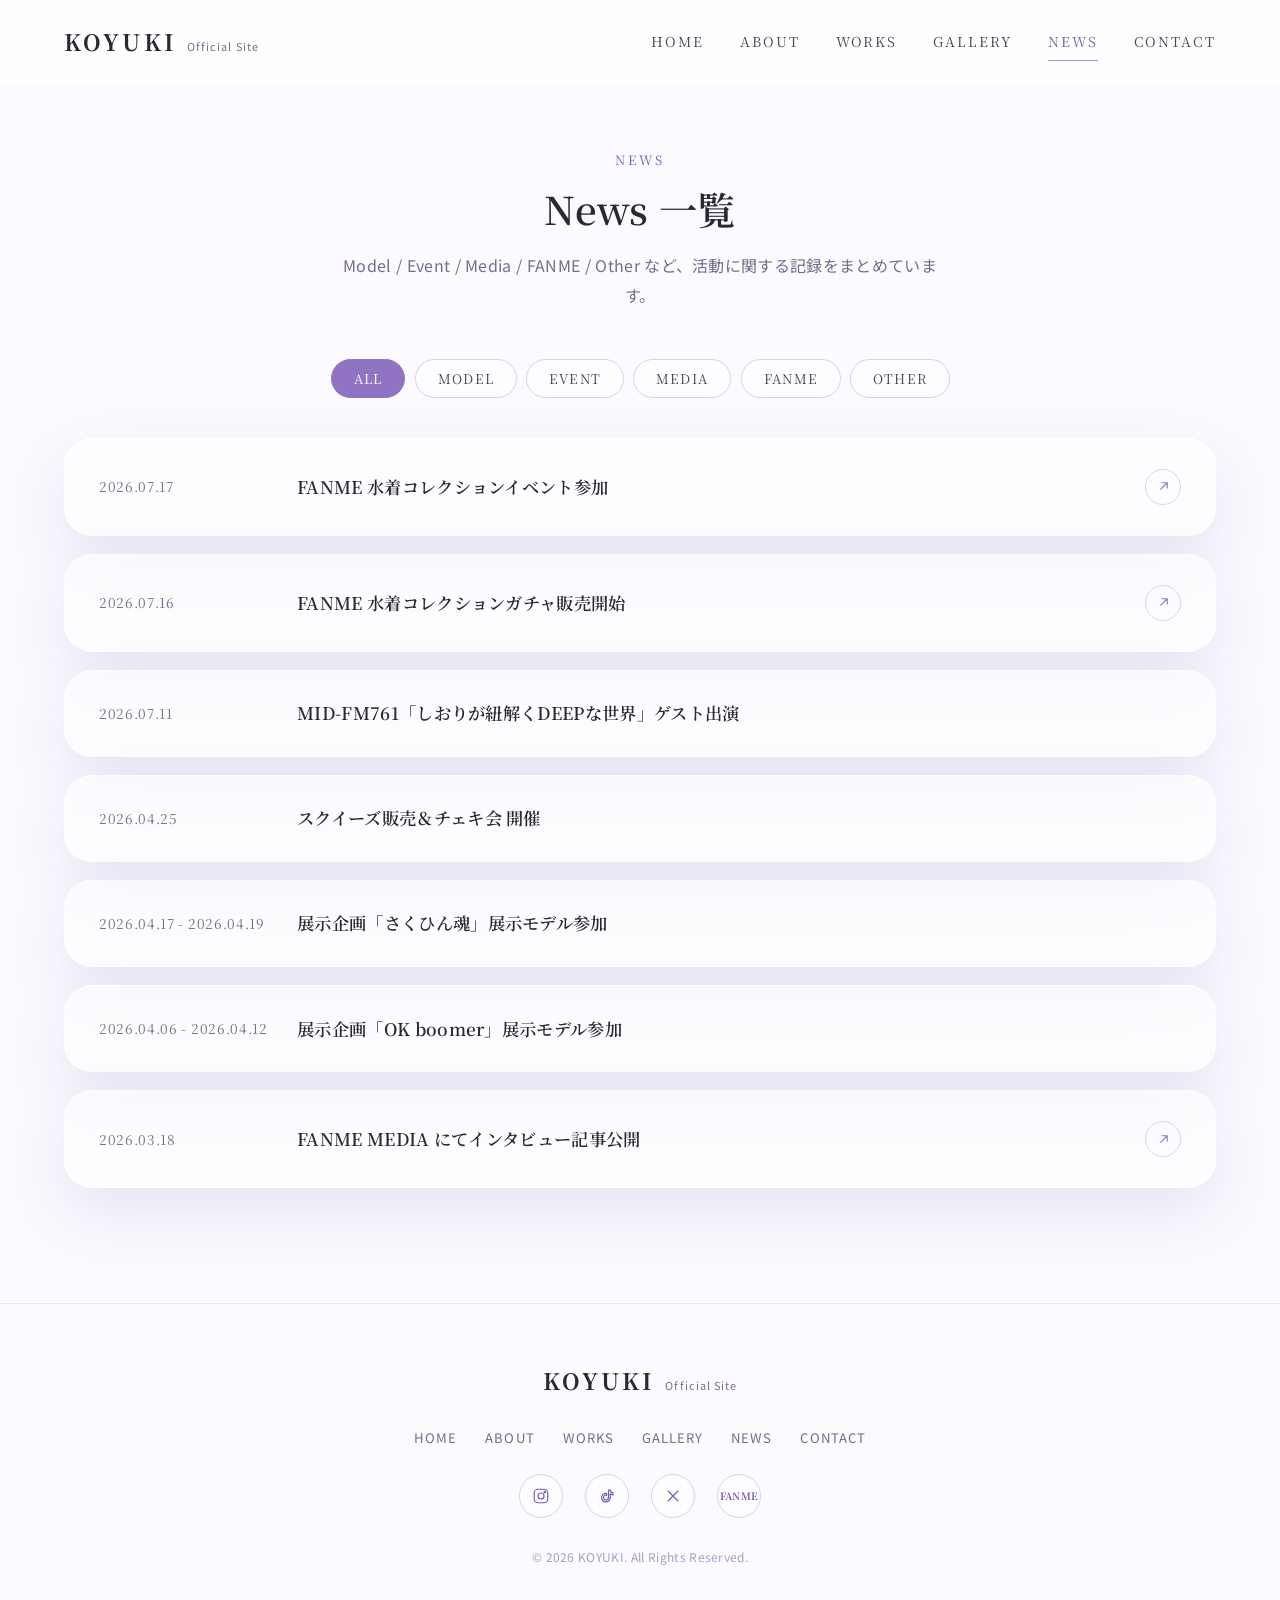
<file: news.html>
<!DOCTYPE html>
<html lang="ja">
<head>
<meta charset="UTF-8">
<meta name="viewport" content="width=device-width, initial-scale=1.0">
<title>NEWS一覧｜KOYUKI Official Site</title>
<meta name="description" content="KOYUKIのお知らせ・活動記録の一覧です。出演情報、展示情報、メディア出演などを随時更新しています。">
<link rel="canonical" href="https://koyuki-official.com/news.html">

<meta property="og:type" content="website">
<meta property="og:site_name" content="KOYUKI Official Site">
<meta property="og:title" content="NEWS一覧｜KOYUKI Official Site">
<meta property="og:description" content="KOYUKIのお知らせ・活動記録の一覧です。">
<meta property="og:url" content="https://koyuki-official.com/news.html">
<meta property="og:image" content="https://koyuki-official.com/assets/ogp-default.jpg">
<meta property="og:locale" content="ja_JP">
<meta name="twitter:card" content="summary_large_image">

<link rel="icon" type="image/png" sizes="32x32" href="assets/favicon-32.png">
<link rel="icon" type="image/png" sizes="16x16" href="assets/favicon-16.png">
<link rel="apple-touch-icon" href="assets/apple-touch-icon.png">

<link rel="preconnect" href="https://fonts.googleapis.com">
<link rel="preconnect" href="https://fonts.gstatic.com" crossorigin>
<link rel="stylesheet" href="https://fonts.googleapis.com/css2?family=Noto+Sans+JP:wght@400;500;700&family=Noto+Serif+JP:wght@500;600;700&display=swap">

<link rel="stylesheet" href="css/style.css">
</head>
<body>
<a class="skip-link" href="#main">本文へスキップ</a>

<header class="site-header">
  <div class="wrap">
    <a href="index.html#top" class="logo">
      <span class="logo-main">KOYUKI</span>
      <span class="logo-sub">Official Site</span>
    </a>
    <nav class="main-nav" id="main-nav" aria-label="サイト内ナビゲーション">
      <a href="index.html#top">HOME</a>
      <a href="index.html#about">ABOUT</a>
      <a href="index.html#works">WORKS</a>
      <a href="index.html#gallery">GALLERY</a>
      <a href="news.html" class="active">NEWS</a>
      <a href="index.html#contact">CONTACT</a>
    </nav>
    <button class="nav-toggle" id="nav-toggle" aria-label="メニューを開く" aria-expanded="false" aria-controls="main-nav">
      <span></span><span></span><span></span>
    </button>
  </div>
</header>

<main id="main">
  <section class="section" style="padding-top: 148px;">
    <div class="wrap">
      <div class="section-head center reveal">
        <span class="eyebrow">NEWS</span>
        <h1 class="section-title">News 一覧</h1>
        <p class="section-lead center">Model / Event / Media / FANME / Other など、活動に関する記録をまとめています。</p>
      </div>

      <!--
        運用メモ：カテゴリタブは固定の6つ（ALL/MODEL/EVENT/MEDIA/FANME/OTHER）です。
        新しいタグを増やしたい場合は、このタブ行と各記事のdata-category、
        style.cssの「タグ（カテゴリ）カラー」を合わせて追記してください。
      -->
      <div class="news-filter reveal" role="tablist" aria-label="カテゴリで絞り込み">
        <button type="button" class="news-filter-btn" data-filter="all" aria-pressed="true">ALL</button>
        <button type="button" class="news-filter-btn" data-filter="model" aria-pressed="false">MODEL</button>
        <button type="button" class="news-filter-btn" data-filter="event" aria-pressed="false">EVENT</button>
        <button type="button" class="news-filter-btn" data-filter="media" aria-pressed="false">MEDIA</button>
        <button type="button" class="news-filter-btn" data-filter="fanme" aria-pressed="false">FANME</button>
        <button type="button" class="news-filter-btn" data-filter="other" aria-pressed="false">OTHER</button>
      </div>

      <!--
        運用メモ：
        ・新しい記事を追加するときは news/_template.html を複製して news/ 配下に記事ページを作成し、
          このリストの一番上に .news-index-item を1ブロック追記してください（新しい記事が上に来るように）。
        ・data-category は model / event / media / fanme / other のいずれかを指定します（絞り込みタブ用。画面には表示されません）。
        ・すべての記事はクリックすると対応する news/xxxx.html の詳細ページに遷移します。
        ・記事に外部サイト（FANMEなど）へのリンクがある場合は、詳細ページ側の本文末尾に
          .article-link（外部リンクボタン）を入れてください。その場合、この一覧側の
          <span class="news-link-indicator">（外部リンクありアイコン）も付けて「リンクあり」が分かるようにします。
        ・外部リンクが無い記事は news-link-indicator を付けないでください。
      -->
      <div class="news-index-list reveal" id="news-index-list">
        <a class="glass news-index-item" data-category="fanme" href="news/2026-07-fanme-swimwear-event.html">
          <span class="date">2026.07.17</span>
          <h2>FANME 水着コレクションイベント参加</h2>
          <span class="news-link-indicator" aria-hidden="true">
            <svg viewBox="0 0 24 24" fill="none" stroke="currentColor" stroke-width="1.8"><path d="M9 6h9v9M18 6 7 17"/></svg>
          </span>
        </a>
        <a class="glass news-index-item" data-category="fanme" href="news/2026-07-fanme-swimwear-gacha.html">
          <span class="date">2026.07.16</span>
          <h2>FANME 水着コレクションガチャ販売開始</h2>
          <span class="news-link-indicator" aria-hidden="true">
            <svg viewBox="0 0 24 24" fill="none" stroke="currentColor" stroke-width="1.8"><path d="M9 6h9v9M18 6 7 17"/></svg>
          </span>
        </a>
        <a class="glass news-index-item" data-category="media" href="news/2026-07-mid-fm761.html">
          <span class="date">2026.07.11</span>
          <h2>MID-FM761「しおりが紐解くDEEPな世界」ゲスト出演</h2>
        </a>
        <a class="glass news-index-item" data-category="event" href="news/2026-04-squeeze-cheki.html">
          <span class="date">2026.04.25</span>
          <h2>スクイーズ販売＆チェキ会 開催</h2>
        </a>
        <a class="glass news-index-item" data-category="model" href="news/2026-04-sakuhin-damashii.html">
          <span class="date">2026.04.17 - 2026.04.19</span>
          <h2>展示企画「さくひん魂」展示モデル参加</h2>
        </a>
        <a class="glass news-index-item" data-category="model" href="news/2026-04-ok-boomer.html">
          <span class="date">2026.04.06 - 2026.04.12</span>
          <h2>展示企画「OK boomer」展示モデル参加</h2>
        </a>
        <a class="glass news-index-item" data-category="fanme" href="news/2026-03-fanme-media-interview.html">
          <span class="date">2026.03.18</span>
          <h2>FANME MEDIA にてインタビュー記事公開</h2>
          <span class="news-link-indicator" aria-hidden="true">
            <svg viewBox="0 0 24 24" fill="none" stroke="currentColor" stroke-width="1.8"><path d="M9 6h9v9M18 6 7 17"/></svg>
          </span>
        </a>
      </div>
      <p class="news-empty" id="news-empty">このカテゴリの記事はまだありません。</p>
    </div>
  </section>
</main>

<footer class="site-footer">
  <div class="wrap">
    <a href="index.html#top" class="logo">
      <span class="logo-main">KOYUKI</span>
      <span class="logo-sub">Official Site</span>
    </a>
    <nav class="footer-nav" aria-label="フッターナビゲーション">
      <a href="index.html#top">HOME</a>
      <a href="index.html#about">ABOUT</a>
      <a href="index.html#works">WORKS</a>
      <a href="index.html#gallery">GALLERY</a>
      <a href="news.html">NEWS</a>
      <a href="index.html#contact">CONTACT</a>
    </nav>
    <div class="sns-row">
      <a class="sns-icon" href="https://www.instagram.com/yuki.k_m22?igsh=MTdvazQ3dnhlYTl1aw%3D%3D&utm_source=qr" target="_blank" rel="noopener noreferrer" aria-label="Instagram（別タブで開く）">
        <svg viewBox="0 0 24 24" fill="none" stroke="currentColor" stroke-width="1.6"><rect x="3" y="3" width="18" height="18" rx="5"/><circle cx="12" cy="12" r="4"/><circle cx="17.2" cy="6.8" r="1"/></svg>
      </a>
      <a class="sns-icon" href="https://www.tiktok.com/@koyuki_chi22?_r=1&_t=ZS-98GyPMw0ooH" target="_blank" rel="noopener noreferrer" aria-label="TikTok（別タブで開く）">
        <svg viewBox="0 0 24 24" fill="none" stroke="currentColor" stroke-width="1.6"><path d="M14 4v10.2a3.3 3.3 0 1 1-2.6-3.23V8.6a5.7 5.7 0 1 0 4.9 5.65V9.4a6.6 6.6 0 0 0 3.7 1.13V7.9A4 4 0 0 1 16.4 4Z"/></svg>
      </a>
      <a class="sns-icon" href="https://x.com/koyuki_chi22?s=11" target="_blank" rel="noopener noreferrer" aria-label="X（別タブで開く）">
        <svg viewBox="0 0 24 24" fill="none" stroke="currentColor" stroke-width="1.6"><path d="M5 5l14 14M19 5 5 19"/></svg>
      </a>
      <a class="sns-icon" href="https://fanme.link/@yuki.k_m22" target="_blank" rel="noopener noreferrer" aria-label="FANME（別タブで開く）">
        <span style="font-family:var(--font-serif); font-weight:700; font-size:.62rem;">FANME</span>
      </a>
    </div>
    <p class="copyright">© 2026 KOYUKI. All Rights Reserved.</p>
  </div>
</footer>

<button class="back-to-top glass" id="back-to-top" aria-label="ページの先頭へ戻る">
  <svg viewBox="0 0 24 24" fill="none" stroke="currentColor" stroke-width="2"><path d="M12 19V5M5 12l7-7 7 7"/></svg>
</button>

<script src="js/main.js"></script>
<script src="js/news-filter.js"></script>
</body>
</html>
</file>
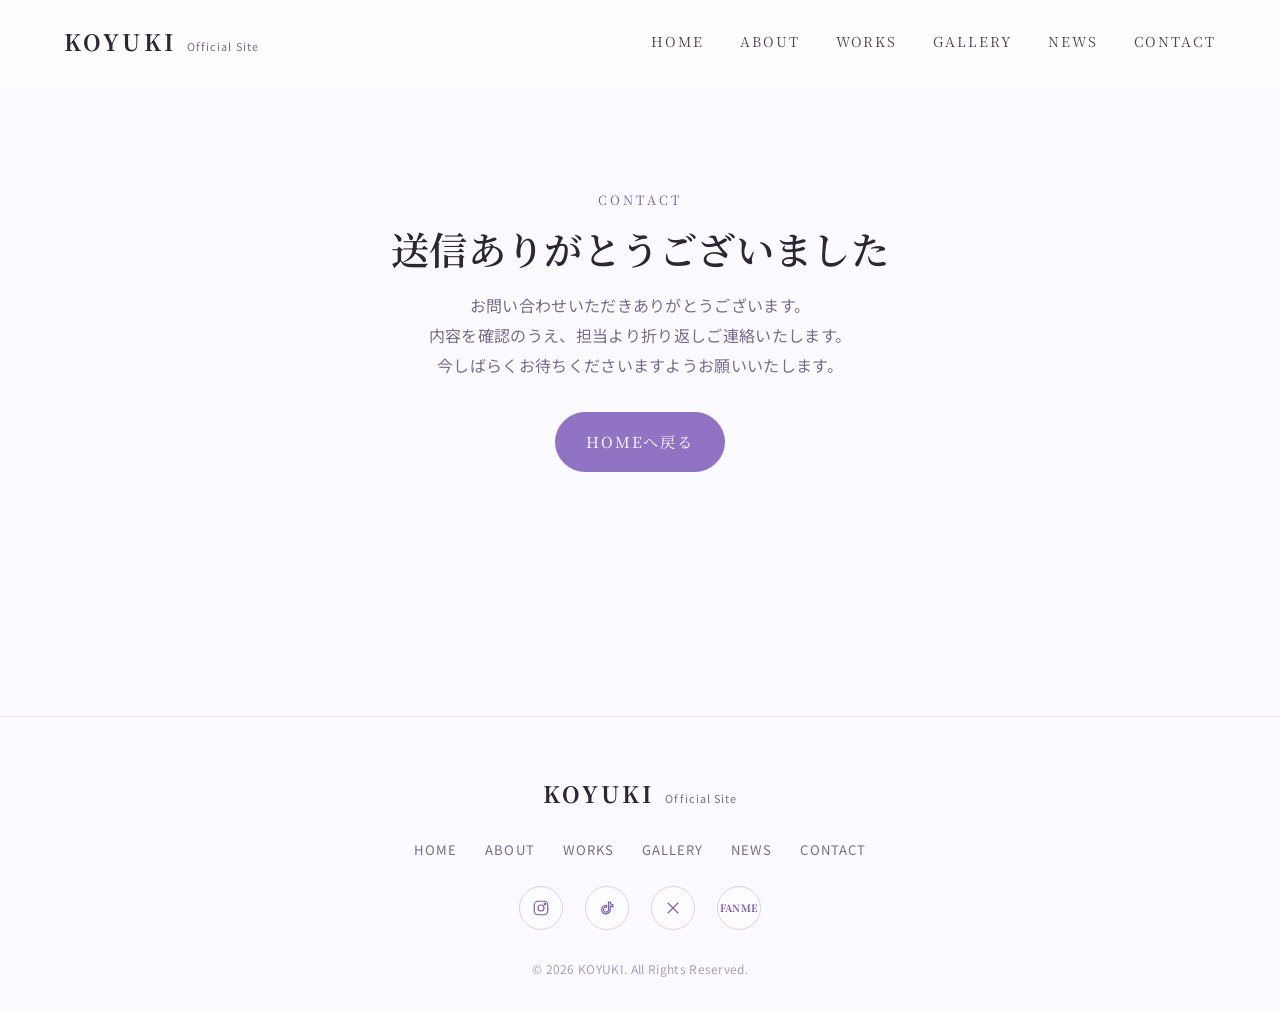
<file: thanks.html>
<!DOCTYPE html>
<html lang="ja">
<head>
<meta charset="UTF-8">
<meta name="viewport" content="width=device-width, initial-scale=1.0">
<title>送信ありがとうございました｜KOYUKI Official Site</title>
<meta name="description" content="お問い合わせフォームの送信が完了しました。">
<meta name="robots" content="noindex">
<link rel="canonical" href="https://koyuki-official.com/thanks.html">

<link rel="icon" type="image/png" sizes="32x32" href="assets/favicon-32.png">
<link rel="icon" type="image/png" sizes="16x16" href="assets/favicon-16.png">
<link rel="apple-touch-icon" href="assets/apple-touch-icon.png">

<link rel="preconnect" href="https://fonts.googleapis.com">
<link rel="preconnect" href="https://fonts.gstatic.com" crossorigin>
<link rel="stylesheet" href="https://fonts.googleapis.com/css2?family=Noto+Sans+JP:wght@400;500;700&family=Noto+Serif+JP:wght@500;600;700&display=swap">

<link rel="stylesheet" href="css/style.css">
</head>
<body>
<a class="skip-link" href="#main">本文へスキップ</a>

<header class="site-header">
  <div class="wrap">
    <a href="index.html#top" class="logo">
      <span class="logo-main">KOYUKI</span>
      <span class="logo-sub">Official Site</span>
    </a>
    <nav class="main-nav" id="main-nav" aria-label="サイト内ナビゲーション">
      <a href="index.html#top">HOME</a>
      <a href="index.html#about">ABOUT</a>
      <a href="index.html#works">WORKS</a>
      <a href="index.html#gallery">GALLERY</a>
      <a href="news.html">NEWS</a>
      <a href="index.html#contact">CONTACT</a>
    </nav>
    <button class="nav-toggle" id="nav-toggle" aria-label="メニューを開く" aria-expanded="false" aria-controls="main-nav">
      <span></span><span></span><span></span>
    </button>
  </div>
</header>

<main id="main">
  <section class="section" style="padding-top: 148px;">
    <div class="wrap">
      <div class="section-head center reveal in thanks-head">
        <span class="eyebrow">CONTACT</span>
        <h1 class="section-title">送信ありがとうございました</h1>
        <p class="section-lead center">
          お問い合わせいただきありがとうございます。<br>
          内容を確認のうえ、担当より折り返しご連絡いたします。<br>
          今しばらくお待ちくださいますようお願いいたします。
        </p>
        <a href="index.html#top" class="btn btn-solid thanks-back">HOMEへ戻る</a>
      </div>
    </div>
  </section>
</main>

<footer class="site-footer">
  <div class="wrap">
    <a href="index.html#top" class="logo">
      <span class="logo-main">KOYUKI</span>
      <span class="logo-sub">Official Site</span>
    </a>
    <nav class="footer-nav" aria-label="フッターナビゲーション">
      <a href="index.html#top">HOME</a>
      <a href="index.html#about">ABOUT</a>
      <a href="index.html#works">WORKS</a>
      <a href="index.html#gallery">GALLERY</a>
      <a href="news.html">NEWS</a>
      <a href="index.html#contact">CONTACT</a>
    </nav>
    <div class="sns-row">
      <a class="sns-icon" href="https://www.instagram.com/yuki.k_m22?igsh=MTdvazQ3dnhlYTl1aw%3D%3D&utm_source=qr" target="_blank" rel="noopener noreferrer" aria-label="Instagram（別タブで開く）">
        <svg viewBox="0 0 24 24" fill="none" stroke="currentColor" stroke-width="1.6"><rect x="3" y="3" width="18" height="18" rx="5"/><circle cx="12" cy="12" r="4"/><circle cx="17.2" cy="6.8" r="1"/></svg>
      </a>
      <a class="sns-icon" href="https://www.tiktok.com/@koyuki_chi22?_r=1&_t=ZS-98GyPMw0ooH" target="_blank" rel="noopener noreferrer" aria-label="TikTok（別タブで開く）">
        <svg viewBox="0 0 24 24" fill="none" stroke="currentColor" stroke-width="1.6"><path d="M14 4v10.2a3.3 3.3 0 1 1-2.6-3.23V8.6a5.7 5.7 0 1 0 4.9 5.65V9.4a6.6 6.6 0 0 0 3.7 1.13V7.9A4 4 0 0 1 16.4 4Z"/></svg>
      </a>
      <a class="sns-icon" href="https://x.com/koyuki_chi22?s=11" target="_blank" rel="noopener noreferrer" aria-label="X（別タブで開く）">
        <svg viewBox="0 0 24 24" fill="none" stroke="currentColor" stroke-width="1.6"><path d="M5 5l14 14M19 5 5 19"/></svg>
      </a>
      <a class="sns-icon" href="https://fanme.link/@yuki.k_m22" target="_blank" rel="noopener noreferrer" aria-label="FANME（別タブで開く）">
        <span style="font-family:var(--font-serif); font-weight:700; font-size:.62rem;">FANME</span>
      </a>
    </div>
    <p class="copyright">© 2026 KOYUKI. All Rights Reserved.</p>
  </div>
</footer>

<button class="back-to-top glass" id="back-to-top" aria-label="ページの先頭へ戻る">
  <svg viewBox="0 0 24 24" fill="none" stroke="currentColor" stroke-width="2"><path d="M12 19V5M5 12l7-7 7 7"/></svg>
</button>

<script src="js/main.js"></script>
</body>
</html>
</file>
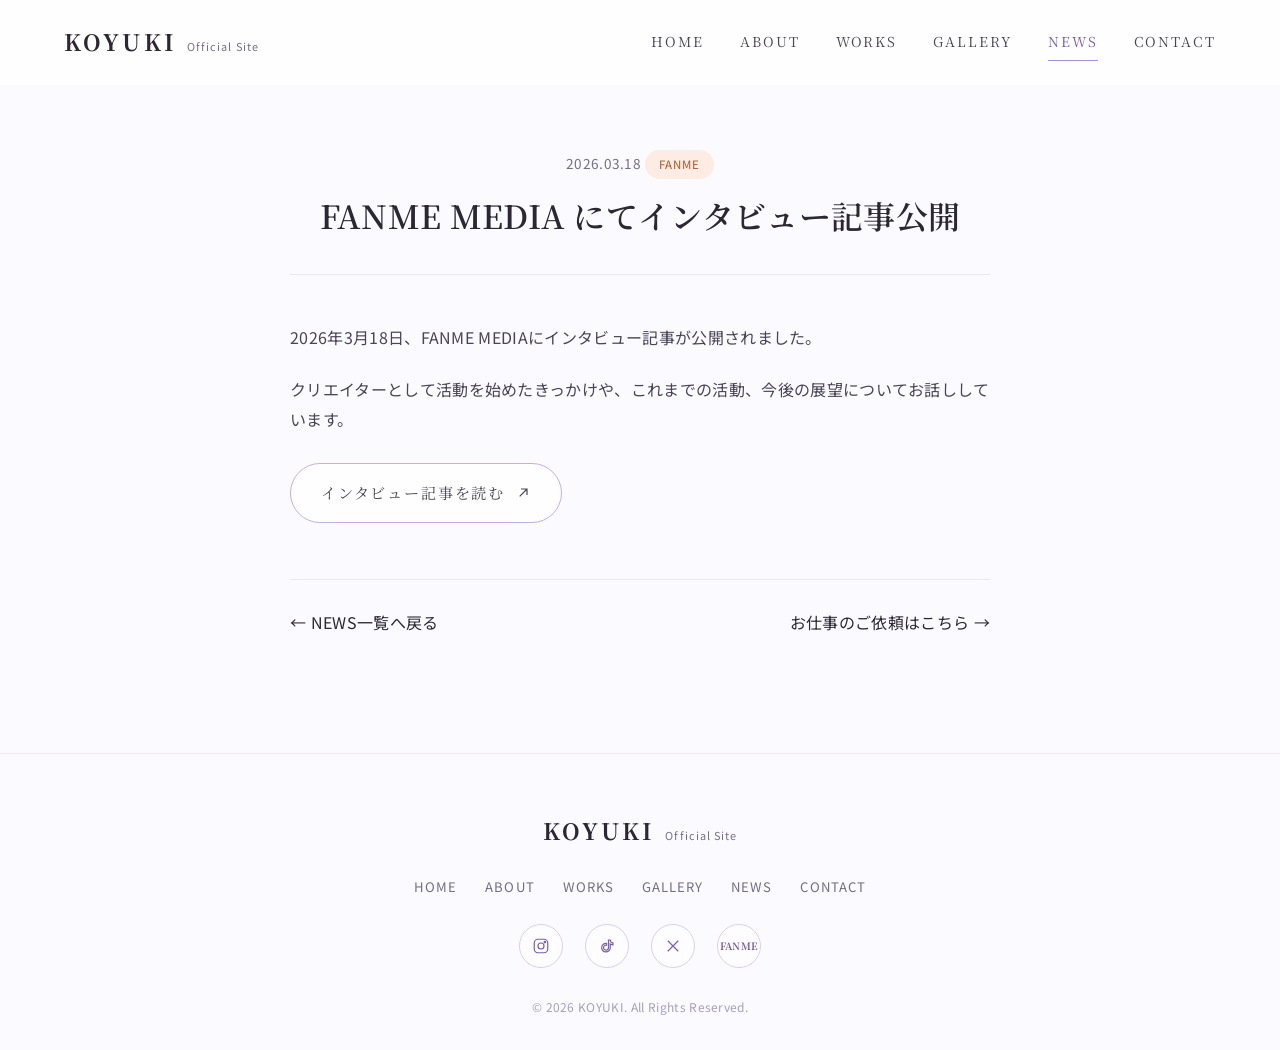
<file: news/2026-03-fanme-media-interview.html>
<!DOCTYPE html>
<html lang="ja">
<head>
<meta charset="UTF-8">
<meta name="viewport" content="width=device-width, initial-scale=1.0">
<title>FANME MEDIA にてインタビュー記事公開｜KOYUKI Official Site</title>
<meta name="description" content="FANME MEDIA にてインタビュー記事が公開されました。">
<link rel="canonical" href="https://koyuki-official.com/news/2026-03-fanme-media-interview.html">

<meta property="og:type" content="article">
<meta property="og:site_name" content="KOYUKI Official Site">
<meta property="og:title" content="FANME MEDIA にてインタビュー記事公開">
<meta property="og:description" content="FANME MEDIA にてインタビュー記事が公開されました。">
<meta property="og:url" content="https://koyuki-official.com/news/2026-03-fanme-media-interview.html">
<meta property="og:image" content="https://koyuki-official.com/assets/images/news/news-fanme-media-interview.svg">
<meta property="og:locale" content="ja_JP">
<meta property="article:published_time" content="2026-03-18">
<meta name="twitter:card" content="summary_large_image">

<link rel="icon" type="image/png" sizes="32x32" href="../assets/favicon-32.png">
<link rel="icon" type="image/png" sizes="16x16" href="../assets/favicon-16.png">
<link rel="apple-touch-icon" href="../assets/apple-touch-icon.png">

<link rel="preconnect" href="https://fonts.googleapis.com">
<link rel="preconnect" href="https://fonts.gstatic.com" crossorigin>
<link rel="stylesheet" href="https://fonts.googleapis.com/css2?family=Noto+Sans+JP:wght@400;500;700&family=Noto+Serif+JP:wght@500;600;700&display=swap">

<link rel="stylesheet" href="../css/style.css">
</head>
<body>
<a class="skip-link" href="#main">本文へスキップ</a>

<header class="site-header">
  <div class="wrap">
    <a href="../index.html#top" class="logo">
      <span class="logo-main">KOYUKI</span>
      <span class="logo-sub">Official Site</span>
    </a>
    <nav class="main-nav" id="main-nav" aria-label="サイト内ナビゲーション">
      <a href="../index.html#top">HOME</a>
      <a href="../index.html#about">ABOUT</a>
      <a href="../index.html#works">WORKS</a>
      <a href="../index.html#gallery">GALLERY</a>
      <a href="../news.html" class="active">NEWS</a>
      <a href="../index.html#contact">CONTACT</a>
    </nav>
    <button class="nav-toggle" id="nav-toggle" aria-label="メニューを開く" aria-expanded="false" aria-controls="main-nav">
      <span></span><span></span><span></span>
    </button>
  </div>
</header>

<main id="main">
  <article class="section" style="padding-top: 148px;">
    <div class="wrap">
      <header class="article-header reveal in">
        <span class="date">2026.03.18</span>
        <span class="tag tag-fanme">FANME</span>
        <h1>FANME MEDIA にてインタビュー記事公開</h1>
      </header>

      <div class="article-body reveal in">
        <p>2026年3月18日、FANME MEDIAにインタビュー記事が公開されました。</p>
        <p>クリエイターとして活動を始めたきっかけや、これまでの活動、今後の展望についてお話ししています。</p>

        <div class="article-link">
          <a class="btn" href="https://media.fanme.link/3508/" target="_blank" rel="noopener noreferrer">
            インタビュー記事を読む
            <svg aria-hidden="true" viewBox="0 0 24 24" width="16" height="16" fill="none" stroke="currentColor" stroke-width="1.8"><path d="M9 6h9v9M18 6 7 17"/></svg>
          </a>
          <span class="visually-hidden">（外部サイトが新しいタブで開きます）</span>
        </div>
      </div>

      <nav class="article-nav reveal in" aria-label="記事内ナビゲーション">
        <a href="../news.html">← NEWS一覧へ戻る</a>
        <a href="../index.html#contact">お仕事のご依頼はこちら →</a>
      </nav>
    </div>
  </article>
</main>

<footer class="site-footer">
  <div class="wrap">
    <a href="../index.html#top" class="logo">
      <span class="logo-main">KOYUKI</span>
      <span class="logo-sub">Official Site</span>
    </a>
    <nav class="footer-nav" aria-label="フッターナビゲーション">
      <a href="../index.html#top">HOME</a>
      <a href="../index.html#about">ABOUT</a>
      <a href="../index.html#works">WORKS</a>
      <a href="../index.html#gallery">GALLERY</a>
      <a href="../news.html">NEWS</a>
      <a href="../index.html#contact">CONTACT</a>
    </nav>
    <div class="sns-row">
      <a class="sns-icon" href="https://www.instagram.com/yuki.k_m22?igsh=MTdvazQ3dnhlYTl1aw%3D%3D&utm_source=qr" target="_blank" rel="noopener noreferrer" aria-label="Instagram（別タブで開く）">
        <svg viewBox="0 0 24 24" fill="none" stroke="currentColor" stroke-width="1.6"><rect x="3" y="3" width="18" height="18" rx="5"/><circle cx="12" cy="12" r="4"/><circle cx="17.2" cy="6.8" r="1"/></svg>
      </a>
      <a class="sns-icon" href="https://www.tiktok.com/@koyuki_chi22?_r=1&_t=ZS-98GyPMw0ooH" target="_blank" rel="noopener noreferrer" aria-label="TikTok（別タブで開く）">
        <svg viewBox="0 0 24 24" fill="none" stroke="currentColor" stroke-width="1.6"><path d="M14 4v10.2a3.3 3.3 0 1 1-2.6-3.23V8.6a5.7 5.7 0 1 0 4.9 5.65V9.4a6.6 6.6 0 0 0 3.7 1.13V7.9A4 4 0 0 1 16.4 4Z"/></svg>
      </a>
      <a class="sns-icon" href="https://x.com/koyuki_chi22?s=11" target="_blank" rel="noopener noreferrer" aria-label="X（別タブで開く）">
        <svg viewBox="0 0 24 24" fill="none" stroke="currentColor" stroke-width="1.6"><path d="M5 5l14 14M19 5 5 19"/></svg>
      </a>
      <a class="sns-icon" href="https://fanme.link/@yuki.k_m22" target="_blank" rel="noopener noreferrer" aria-label="FANME（別タブで開く）">
        <span style="font-family:var(--font-serif); font-weight:700; font-size:.62rem;">FANME</span>
      </a>
    </div>
    <p class="copyright">© 2026 KOYUKI. All Rights Reserved.</p>
  </div>
</footer>

<button class="back-to-top glass" id="back-to-top" aria-label="ページの先頭へ戻る">
  <svg viewBox="0 0 24 24" fill="none" stroke="currentColor" stroke-width="2"><path d="M12 19V5M5 12l7-7 7 7"/></svg>
</button>

<script src="../js/main.js"></script>
</body>
</html>
</file>
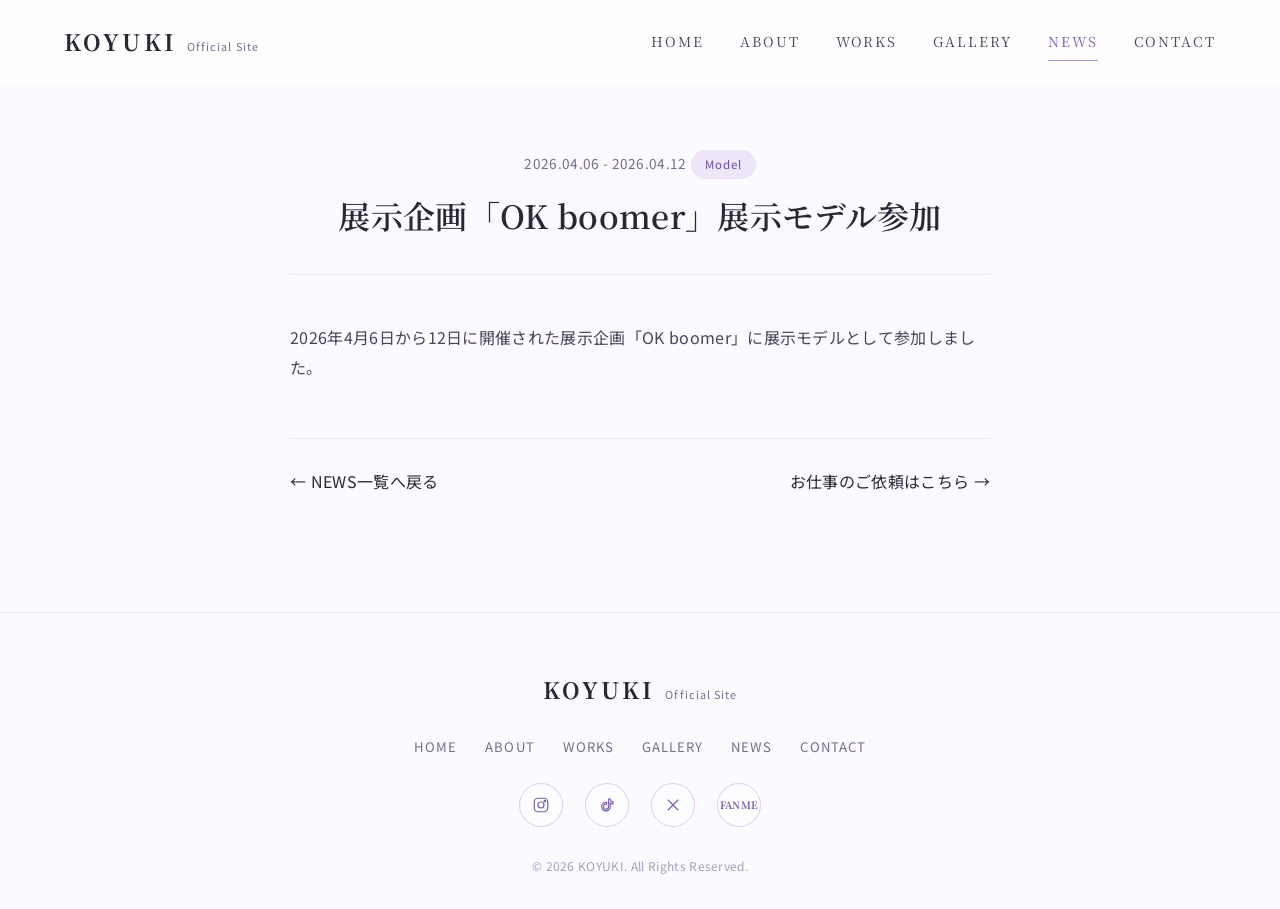
<file: news/2026-04-ok-boomer.html>
<!DOCTYPE html>
<html lang="ja">
<head>
<meta charset="UTF-8">
<meta name="viewport" content="width=device-width, initial-scale=1.0">
<title>展示企画「OK boomer」展示モデル参加｜KOYUKI Official Site</title>
<meta name="description" content="展示企画「OK boomer」展示モデル参加。">
<link rel="canonical" href="https://koyuki-official.com/news/2026-04-ok-boomer.html">

<meta property="og:type" content="article">
<meta property="og:site_name" content="KOYUKI Official Site">
<meta property="og:title" content="展示企画「OK boomer」展示モデル参加">
<meta property="og:description" content="展示企画「OK boomer」展示モデル参加。">
<meta property="og:url" content="https://koyuki-official.com/news/2026-04-ok-boomer.html">
<meta property="og:image" content="https://koyuki-official.com/assets/images/news/news-ok-boomer.svg">
<meta property="og:locale" content="ja_JP">
<meta property="article:published_time" content="2026-04-06">
<meta name="twitter:card" content="summary_large_image">

<link rel="icon" type="image/png" sizes="32x32" href="../assets/favicon-32.png">
<link rel="icon" type="image/png" sizes="16x16" href="../assets/favicon-16.png">
<link rel="apple-touch-icon" href="../assets/apple-touch-icon.png">

<link rel="preconnect" href="https://fonts.googleapis.com">
<link rel="preconnect" href="https://fonts.gstatic.com" crossorigin>
<link rel="stylesheet" href="https://fonts.googleapis.com/css2?family=Noto+Sans+JP:wght@400;500;700&family=Noto+Serif+JP:wght@500;600;700&display=swap">

<link rel="stylesheet" href="../css/style.css">
</head>
<body>
<a class="skip-link" href="#main">本文へスキップ</a>

<header class="site-header">
  <div class="wrap">
    <a href="../index.html#top" class="logo">
      <span class="logo-main">KOYUKI</span>
      <span class="logo-sub">Official Site</span>
    </a>
    <nav class="main-nav" id="main-nav" aria-label="サイト内ナビゲーション">
      <a href="../index.html#top">HOME</a>
      <a href="../index.html#about">ABOUT</a>
      <a href="../index.html#works">WORKS</a>
      <a href="../index.html#gallery">GALLERY</a>
      <a href="../news.html" class="active">NEWS</a>
      <a href="../index.html#contact">CONTACT</a>
    </nav>
    <button class="nav-toggle" id="nav-toggle" aria-label="メニューを開く" aria-expanded="false" aria-controls="main-nav">
      <span></span><span></span><span></span>
    </button>
  </div>
</header>

<main id="main">
  <article class="section" style="padding-top: 148px;">
    <div class="wrap">
      <header class="article-header reveal in">
        <span class="date">2026.04.06 - 2026.04.12</span>
        <span class="tag tag-model">Model</span>
        <h1>展示企画「OK boomer」展示モデル参加</h1>
      </header>

      <div class="article-body reveal in">
        <p>2026年4月6日から12日に開催された展示企画「OK boomer」に展示モデルとして参加しました。</p>
      </div>

      <nav class="article-nav reveal in" aria-label="記事内ナビゲーション">
        <a href="../news.html">← NEWS一覧へ戻る</a>
        <a href="../index.html#contact">お仕事のご依頼はこちら →</a>
      </nav>
    </div>
  </article>
</main>

<footer class="site-footer">
  <div class="wrap">
    <a href="../index.html#top" class="logo">
      <span class="logo-main">KOYUKI</span>
      <span class="logo-sub">Official Site</span>
    </a>
    <nav class="footer-nav" aria-label="フッターナビゲーション">
      <a href="../index.html#top">HOME</a>
      <a href="../index.html#about">ABOUT</a>
      <a href="../index.html#works">WORKS</a>
      <a href="../index.html#gallery">GALLERY</a>
      <a href="../news.html">NEWS</a>
      <a href="../index.html#contact">CONTACT</a>
    </nav>
    <div class="sns-row">
      <a class="sns-icon" href="https://www.instagram.com/yuki.k_m22?igsh=MTdvazQ3dnhlYTl1aw%3D%3D&utm_source=qr" target="_blank" rel="noopener noreferrer" aria-label="Instagram（別タブで開く）">
        <svg viewBox="0 0 24 24" fill="none" stroke="currentColor" stroke-width="1.6"><rect x="3" y="3" width="18" height="18" rx="5"/><circle cx="12" cy="12" r="4"/><circle cx="17.2" cy="6.8" r="1"/></svg>
      </a>
      <a class="sns-icon" href="https://www.tiktok.com/@koyuki_chi22?_r=1&_t=ZS-98GyPMw0ooH" target="_blank" rel="noopener noreferrer" aria-label="TikTok（別タブで開く）">
        <svg viewBox="0 0 24 24" fill="none" stroke="currentColor" stroke-width="1.6"><path d="M14 4v10.2a3.3 3.3 0 1 1-2.6-3.23V8.6a5.7 5.7 0 1 0 4.9 5.65V9.4a6.6 6.6 0 0 0 3.7 1.13V7.9A4 4 0 0 1 16.4 4Z"/></svg>
      </a>
      <a class="sns-icon" href="https://x.com/koyuki_chi22?s=11" target="_blank" rel="noopener noreferrer" aria-label="X（別タブで開く）">
        <svg viewBox="0 0 24 24" fill="none" stroke="currentColor" stroke-width="1.6"><path d="M5 5l14 14M19 5 5 19"/></svg>
      </a>
      <a class="sns-icon" href="https://fanme.link/@yuki.k_m22" target="_blank" rel="noopener noreferrer" aria-label="FANME（別タブで開く）">
        <span style="font-family:var(--font-serif); font-weight:700; font-size:.62rem;">FANME</span>
      </a>
    </div>
    <p class="copyright">© 2026 KOYUKI. All Rights Reserved.</p>
  </div>
</footer>

<button class="back-to-top glass" id="back-to-top" aria-label="ページの先頭へ戻る">
  <svg viewBox="0 0 24 24" fill="none" stroke="currentColor" stroke-width="2"><path d="M12 19V5M5 12l7-7 7 7"/></svg>
</button>

<script src="../js/main.js"></script>
</body>
</html>
</file>
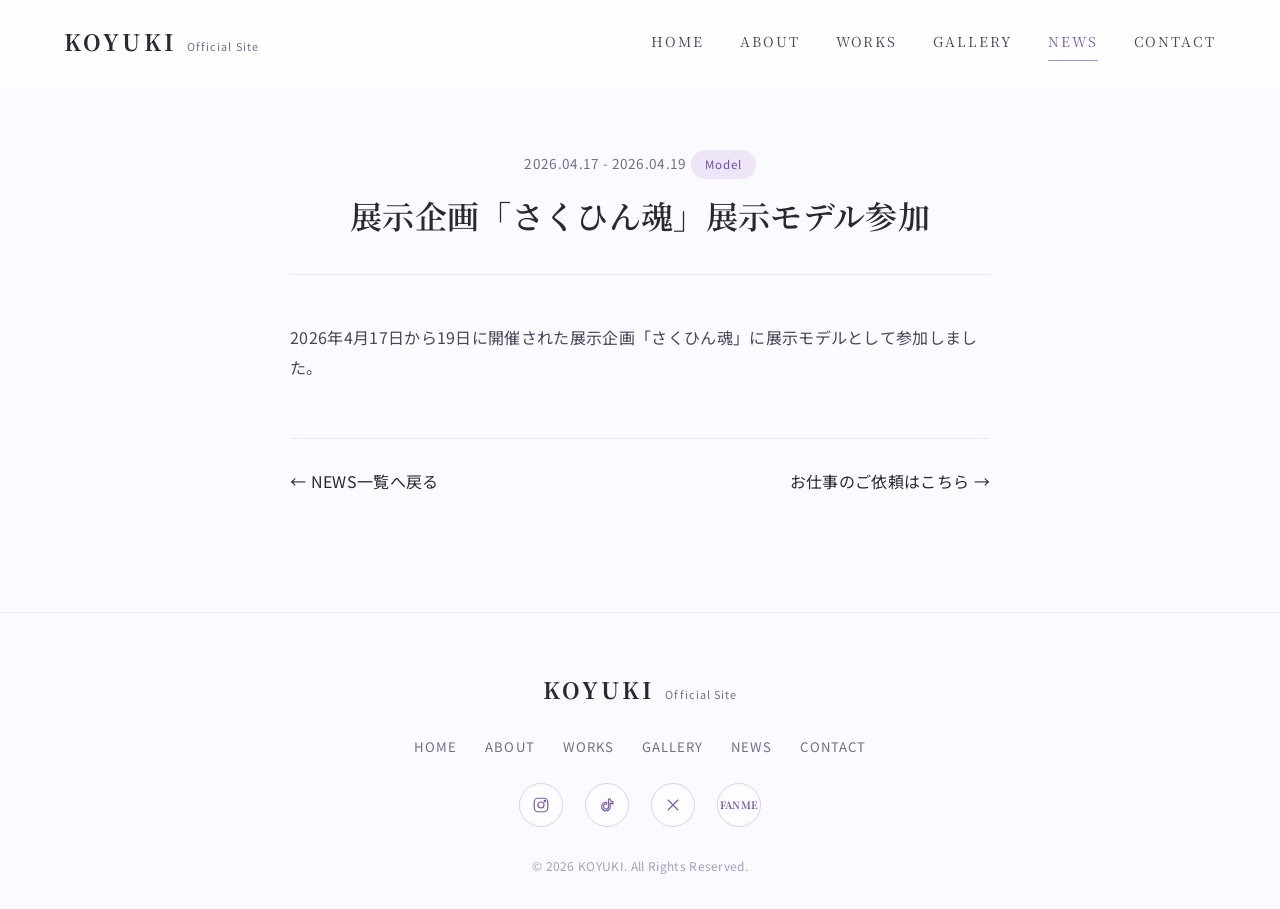
<file: news/2026-04-sakuhin-damashii.html>
<!DOCTYPE html>
<html lang="ja">
<head>
<meta charset="UTF-8">
<meta name="viewport" content="width=device-width, initial-scale=1.0">
<title>展示企画「さくひん魂」展示モデル参加｜KOYUKI Official Site</title>
<meta name="description" content="展示企画「さくひん魂」展示モデル参加。">
<link rel="canonical" href="https://koyuki-official.com/news/2026-04-sakuhin-damashii.html">

<meta property="og:type" content="article">
<meta property="og:site_name" content="KOYUKI Official Site">
<meta property="og:title" content="展示企画「さくひん魂」展示モデル参加">
<meta property="og:description" content="展示企画「さくひん魂」展示モデル参加。">
<meta property="og:url" content="https://koyuki-official.com/news/2026-04-sakuhin-damashii.html">
<meta property="og:image" content="https://koyuki-official.com/assets/images/news/news-sakuhin-damashii.svg">
<meta property="og:locale" content="ja_JP">
<meta property="article:published_time" content="2026-04-17">
<meta name="twitter:card" content="summary_large_image">

<link rel="icon" type="image/png" sizes="32x32" href="../assets/favicon-32.png">
<link rel="icon" type="image/png" sizes="16x16" href="../assets/favicon-16.png">
<link rel="apple-touch-icon" href="../assets/apple-touch-icon.png">

<link rel="preconnect" href="https://fonts.googleapis.com">
<link rel="preconnect" href="https://fonts.gstatic.com" crossorigin>
<link rel="stylesheet" href="https://fonts.googleapis.com/css2?family=Noto+Sans+JP:wght@400;500;700&family=Noto+Serif+JP:wght@500;600;700&display=swap">

<link rel="stylesheet" href="../css/style.css">
</head>
<body>
<a class="skip-link" href="#main">本文へスキップ</a>

<header class="site-header">
  <div class="wrap">
    <a href="../index.html#top" class="logo">
      <span class="logo-main">KOYUKI</span>
      <span class="logo-sub">Official Site</span>
    </a>
    <nav class="main-nav" id="main-nav" aria-label="サイト内ナビゲーション">
      <a href="../index.html#top">HOME</a>
      <a href="../index.html#about">ABOUT</a>
      <a href="../index.html#works">WORKS</a>
      <a href="../index.html#gallery">GALLERY</a>
      <a href="../news.html" class="active">NEWS</a>
      <a href="../index.html#contact">CONTACT</a>
    </nav>
    <button class="nav-toggle" id="nav-toggle" aria-label="メニューを開く" aria-expanded="false" aria-controls="main-nav">
      <span></span><span></span><span></span>
    </button>
  </div>
</header>

<main id="main">
  <article class="section" style="padding-top: 148px;">
    <div class="wrap">
      <header class="article-header reveal in">
        <span class="date">2026.04.17 - 2026.04.19</span>
        <span class="tag tag-model">Model</span>
        <h1>展示企画「さくひん魂」展示モデル参加</h1>
      </header>

      <div class="article-body reveal in">
        <p>2026年4月17日から19日に開催された展示企画「さくひん魂」に展示モデルとして参加しました。</p>
      </div>

      <nav class="article-nav reveal in" aria-label="記事内ナビゲーション">
        <a href="../news.html">← NEWS一覧へ戻る</a>
        <a href="../index.html#contact">お仕事のご依頼はこちら →</a>
      </nav>
    </div>
  </article>
</main>

<footer class="site-footer">
  <div class="wrap">
    <a href="../index.html#top" class="logo">
      <span class="logo-main">KOYUKI</span>
      <span class="logo-sub">Official Site</span>
    </a>
    <nav class="footer-nav" aria-label="フッターナビゲーション">
      <a href="../index.html#top">HOME</a>
      <a href="../index.html#about">ABOUT</a>
      <a href="../index.html#works">WORKS</a>
      <a href="../index.html#gallery">GALLERY</a>
      <a href="../news.html">NEWS</a>
      <a href="../index.html#contact">CONTACT</a>
    </nav>
    <div class="sns-row">
      <a class="sns-icon" href="https://www.instagram.com/yuki.k_m22?igsh=MTdvazQ3dnhlYTl1aw%3D%3D&utm_source=qr" target="_blank" rel="noopener noreferrer" aria-label="Instagram（別タブで開く）">
        <svg viewBox="0 0 24 24" fill="none" stroke="currentColor" stroke-width="1.6"><rect x="3" y="3" width="18" height="18" rx="5"/><circle cx="12" cy="12" r="4"/><circle cx="17.2" cy="6.8" r="1"/></svg>
      </a>
      <a class="sns-icon" href="https://www.tiktok.com/@koyuki_chi22?_r=1&_t=ZS-98GyPMw0ooH" target="_blank" rel="noopener noreferrer" aria-label="TikTok（別タブで開く）">
        <svg viewBox="0 0 24 24" fill="none" stroke="currentColor" stroke-width="1.6"><path d="M14 4v10.2a3.3 3.3 0 1 1-2.6-3.23V8.6a5.7 5.7 0 1 0 4.9 5.65V9.4a6.6 6.6 0 0 0 3.7 1.13V7.9A4 4 0 0 1 16.4 4Z"/></svg>
      </a>
      <a class="sns-icon" href="https://x.com/koyuki_chi22?s=11" target="_blank" rel="noopener noreferrer" aria-label="X（別タブで開く）">
        <svg viewBox="0 0 24 24" fill="none" stroke="currentColor" stroke-width="1.6"><path d="M5 5l14 14M19 5 5 19"/></svg>
      </a>
      <a class="sns-icon" href="https://fanme.link/@yuki.k_m22" target="_blank" rel="noopener noreferrer" aria-label="FANME（別タブで開く）">
        <span style="font-family:var(--font-serif); font-weight:700; font-size:.62rem;">FANME</span>
      </a>
    </div>
    <p class="copyright">© 2026 KOYUKI. All Rights Reserved.</p>
  </div>
</footer>

<button class="back-to-top glass" id="back-to-top" aria-label="ページの先頭へ戻る">
  <svg viewBox="0 0 24 24" fill="none" stroke="currentColor" stroke-width="2"><path d="M12 19V5M5 12l7-7 7 7"/></svg>
</button>

<script src="../js/main.js"></script>
</body>
</html>
</file>
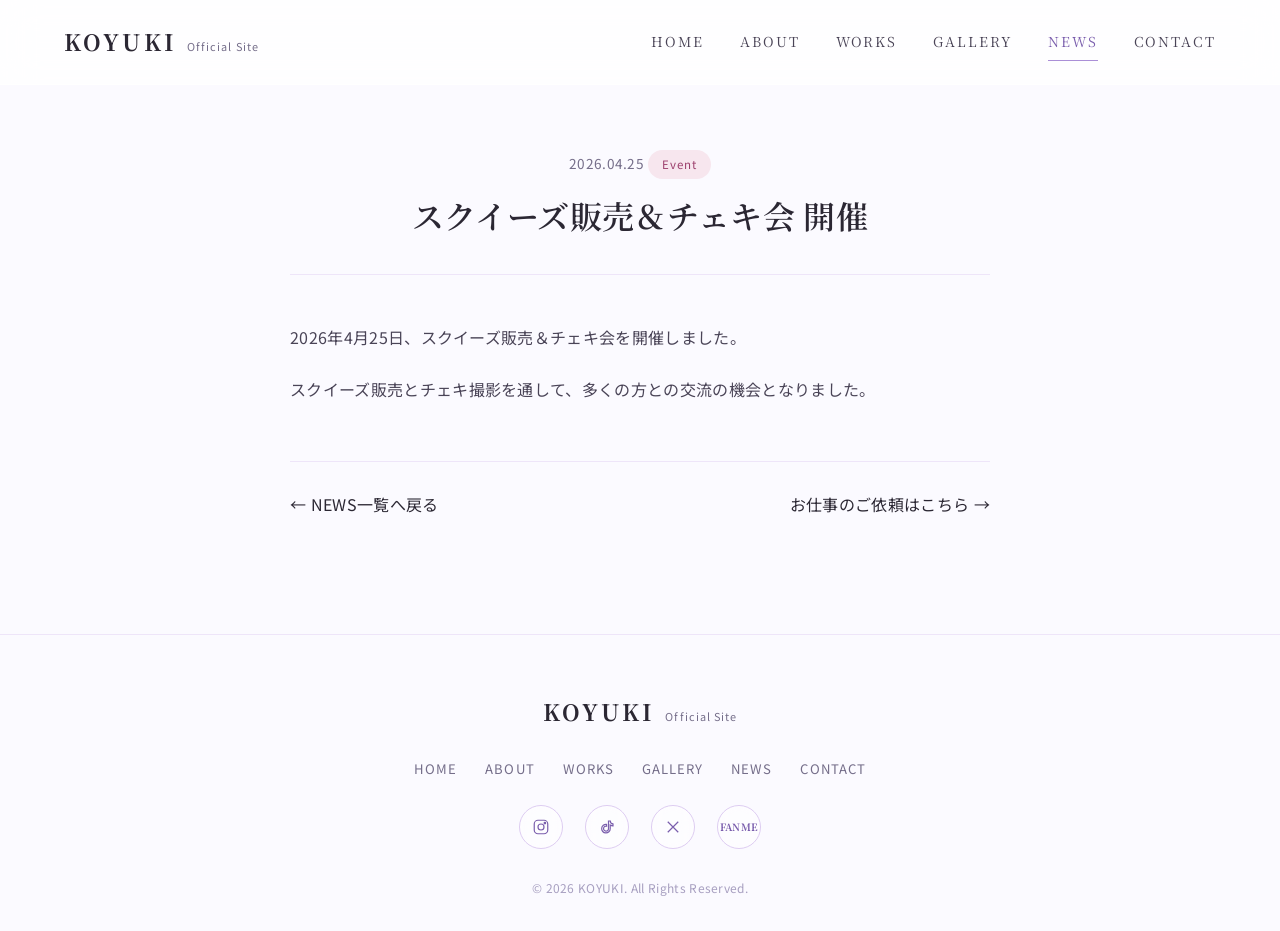
<file: news/2026-04-squeeze-cheki.html>
<!DOCTYPE html>
<html lang="ja">
<head>
<meta charset="UTF-8">
<meta name="viewport" content="width=device-width, initial-scale=1.0">
<title>スクイーズ販売＆チェキ会 開催｜KOYUKI Official Site</title>
<meta name="description" content="スクイーズ販売＆チェキ会を開催しました。">
<link rel="canonical" href="https://koyuki-official.com/news/2026-04-squeeze-cheki.html">

<meta property="og:type" content="article">
<meta property="og:site_name" content="KOYUKI Official Site">
<meta property="og:title" content="スクイーズ販売＆チェキ会 開催">
<meta property="og:description" content="スクイーズ販売＆チェキ会を開催しました。">
<meta property="og:url" content="https://koyuki-official.com/news/2026-04-squeeze-cheki.html">
<meta property="og:image" content="https://koyuki-official.com/assets/images/news/news-squeeze-cheki.svg">
<meta property="og:locale" content="ja_JP">
<meta property="article:published_time" content="2026-04-25">
<meta name="twitter:card" content="summary_large_image">

<link rel="icon" type="image/png" sizes="32x32" href="../assets/favicon-32.png">
<link rel="icon" type="image/png" sizes="16x16" href="../assets/favicon-16.png">
<link rel="apple-touch-icon" href="../assets/apple-touch-icon.png">

<link rel="preconnect" href="https://fonts.googleapis.com">
<link rel="preconnect" href="https://fonts.gstatic.com" crossorigin>
<link rel="stylesheet" href="https://fonts.googleapis.com/css2?family=Noto+Sans+JP:wght@400;500;700&family=Noto+Serif+JP:wght@500;600;700&display=swap">

<link rel="stylesheet" href="../css/style.css">
</head>
<body>
<a class="skip-link" href="#main">本文へスキップ</a>

<header class="site-header">
  <div class="wrap">
    <a href="../index.html#top" class="logo">
      <span class="logo-main">KOYUKI</span>
      <span class="logo-sub">Official Site</span>
    </a>
    <nav class="main-nav" id="main-nav" aria-label="サイト内ナビゲーション">
      <a href="../index.html#top">HOME</a>
      <a href="../index.html#about">ABOUT</a>
      <a href="../index.html#works">WORKS</a>
      <a href="../index.html#gallery">GALLERY</a>
      <a href="../news.html" class="active">NEWS</a>
      <a href="../index.html#contact">CONTACT</a>
    </nav>
    <button class="nav-toggle" id="nav-toggle" aria-label="メニューを開く" aria-expanded="false" aria-controls="main-nav">
      <span></span><span></span><span></span>
    </button>
  </div>
</header>

<main id="main">
  <article class="section" style="padding-top: 148px;">
    <div class="wrap">
      <header class="article-header reveal in">
        <span class="date">2026.04.25</span>
        <span class="tag tag-event">Event</span>
        <h1>スクイーズ販売＆チェキ会 開催</h1>
      </header>

      <div class="article-body reveal in">
        <p>2026年4月25日、スクイーズ販売＆チェキ会を開催しました。</p>
        <p>スクイーズ販売とチェキ撮影を通して、多くの方との交流の機会となりました。</p>
      </div>

      <nav class="article-nav reveal in" aria-label="記事内ナビゲーション">
        <a href="../news.html">← NEWS一覧へ戻る</a>
        <a href="../index.html#contact">お仕事のご依頼はこちら →</a>
      </nav>
    </div>
  </article>
</main>

<footer class="site-footer">
  <div class="wrap">
    <a href="../index.html#top" class="logo">
      <span class="logo-main">KOYUKI</span>
      <span class="logo-sub">Official Site</span>
    </a>
    <nav class="footer-nav" aria-label="フッターナビゲーション">
      <a href="../index.html#top">HOME</a>
      <a href="../index.html#about">ABOUT</a>
      <a href="../index.html#works">WORKS</a>
      <a href="../index.html#gallery">GALLERY</a>
      <a href="../news.html">NEWS</a>
      <a href="../index.html#contact">CONTACT</a>
    </nav>
    <div class="sns-row">
      <a class="sns-icon" href="https://www.instagram.com/yuki.k_m22?igsh=MTdvazQ3dnhlYTl1aw%3D%3D&utm_source=qr" target="_blank" rel="noopener noreferrer" aria-label="Instagram（別タブで開く）">
        <svg viewBox="0 0 24 24" fill="none" stroke="currentColor" stroke-width="1.6"><rect x="3" y="3" width="18" height="18" rx="5"/><circle cx="12" cy="12" r="4"/><circle cx="17.2" cy="6.8" r="1"/></svg>
      </a>
      <a class="sns-icon" href="https://www.tiktok.com/@koyuki_chi22?_r=1&_t=ZS-98GyPMw0ooH" target="_blank" rel="noopener noreferrer" aria-label="TikTok（別タブで開く）">
        <svg viewBox="0 0 24 24" fill="none" stroke="currentColor" stroke-width="1.6"><path d="M14 4v10.2a3.3 3.3 0 1 1-2.6-3.23V8.6a5.7 5.7 0 1 0 4.9 5.65V9.4a6.6 6.6 0 0 0 3.7 1.13V7.9A4 4 0 0 1 16.4 4Z"/></svg>
      </a>
      <a class="sns-icon" href="https://x.com/koyuki_chi22?s=11" target="_blank" rel="noopener noreferrer" aria-label="X（別タブで開く）">
        <svg viewBox="0 0 24 24" fill="none" stroke="currentColor" stroke-width="1.6"><path d="M5 5l14 14M19 5 5 19"/></svg>
      </a>
      <a class="sns-icon" href="https://fanme.link/@yuki.k_m22" target="_blank" rel="noopener noreferrer" aria-label="FANME（別タブで開く）">
        <span style="font-family:var(--font-serif); font-weight:700; font-size:.62rem;">FANME</span>
      </a>
    </div>
    <p class="copyright">© 2026 KOYUKI. All Rights Reserved.</p>
  </div>
</footer>

<button class="back-to-top glass" id="back-to-top" aria-label="ページの先頭へ戻る">
  <svg viewBox="0 0 24 24" fill="none" stroke="currentColor" stroke-width="2"><path d="M12 19V5M5 12l7-7 7 7"/></svg>
</button>

<script src="../js/main.js"></script>
</body>
</html>
</file>
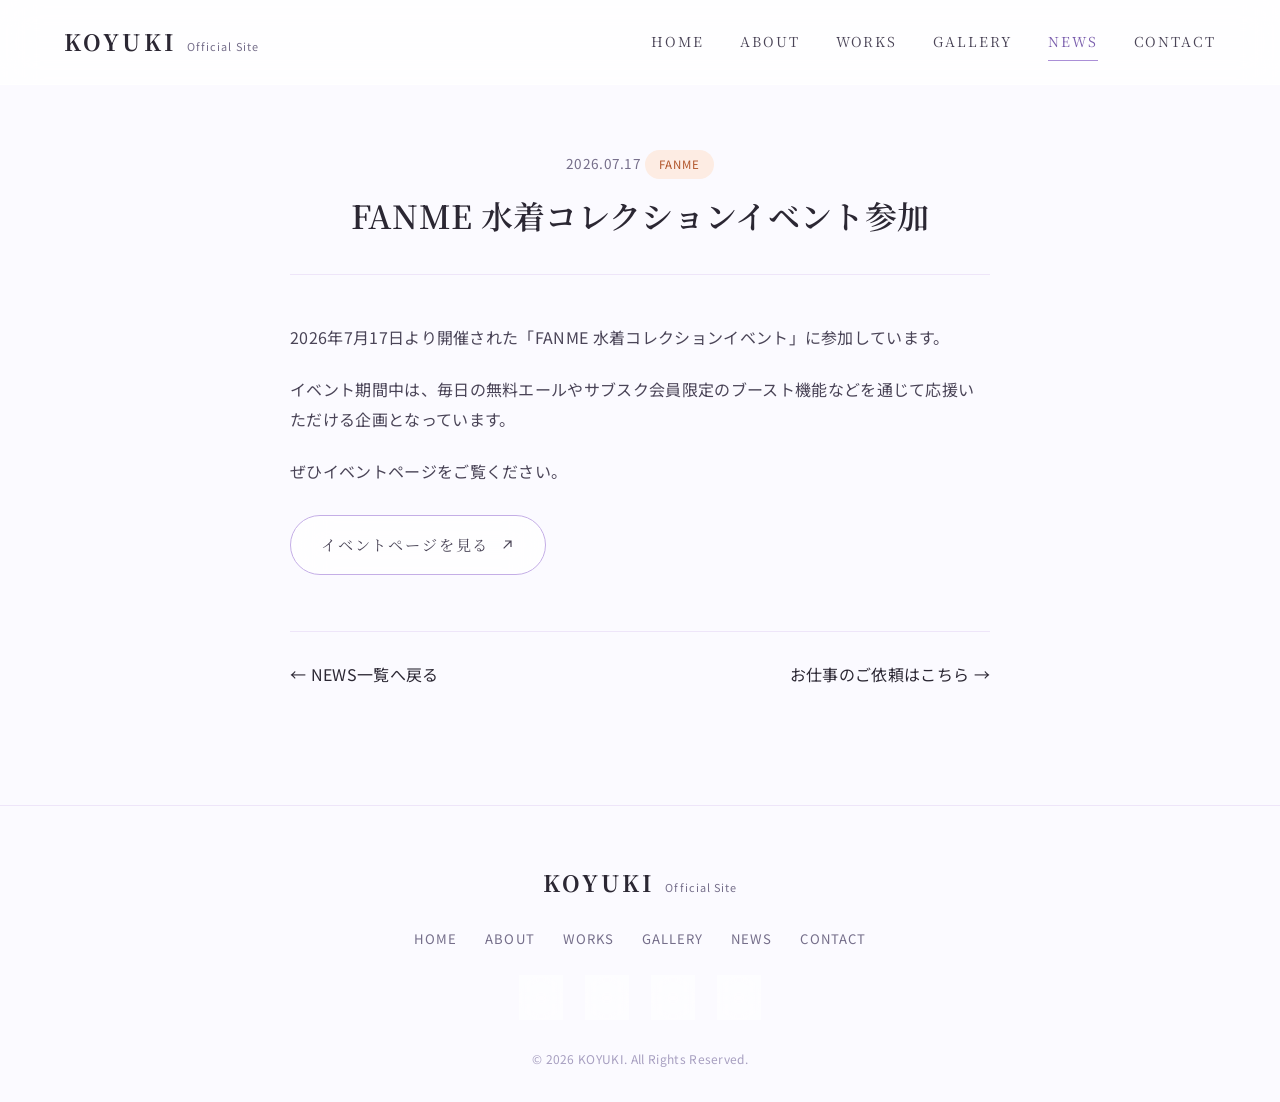
<file: news/2026-07-fanme-swimwear-event.html>
<!DOCTYPE html>
<html lang="ja">
<head>
<meta charset="UTF-8">
<meta name="viewport" content="width=device-width, initial-scale=1.0">
<title>FANME 水着コレクションイベント参加｜KOYUKI Official Site</title>
<meta name="description" content="FANME 水着コレクションイベントに参加しています。">
<link rel="canonical" href="https://koyuki-official.com/news/2026-07-fanme-swimwear-event.html">

<meta property="og:type" content="article">
<meta property="og:site_name" content="KOYUKI Official Site">
<meta property="og:title" content="FANME 水着コレクションイベント参加">
<meta property="og:description" content="FANME 水着コレクションイベントに参加しています。">
<meta property="og:url" content="https://koyuki-official.com/news/2026-07-fanme-swimwear-event.html">
<meta property="og:image" content="https://koyuki-official.com/assets/images/news/news-fanme-swimwear-event.svg">
<meta property="og:locale" content="ja_JP">
<meta property="article:published_time" content="2026-07-17">
<meta name="twitter:card" content="summary_large_image">

<link rel="icon" type="image/png" sizes="32x32" href="../assets/favicon-32.png">
<link rel="icon" type="image/png" sizes="16x16" href="../assets/favicon-16.png">
<link rel="apple-touch-icon" href="../assets/apple-touch-icon.png">

<link rel="preconnect" href="https://fonts.googleapis.com">
<link rel="preconnect" href="https://fonts.gstatic.com" crossorigin>
<link rel="stylesheet" href="https://fonts.googleapis.com/css2?family=Noto+Sans+JP:wght@400;500;700&family=Noto+Serif+JP:wght@500;600;700&display=swap">

<link rel="stylesheet" href="../css/style.css">
</head>
<body>
<a class="skip-link" href="#main">本文へスキップ</a>

<header class="site-header">
  <div class="wrap">
    <a href="../index.html#top" class="logo">
      <span class="logo-main">KOYUKI</span>
      <span class="logo-sub">Official Site</span>
    </a>
    <nav class="main-nav" id="main-nav" aria-label="サイト内ナビゲーション">
      <a href="../index.html#top">HOME</a>
      <a href="../index.html#about">ABOUT</a>
      <a href="../index.html#works">WORKS</a>
      <a href="../index.html#gallery">GALLERY</a>
      <a href="../news.html" class="active">NEWS</a>
      <a href="../index.html#contact">CONTACT</a>
    </nav>
    <button class="nav-toggle" id="nav-toggle" aria-label="メニューを開く" aria-expanded="false" aria-controls="main-nav">
      <span></span><span></span><span></span>
    </button>
  </div>
</header>

<main id="main">
  <article class="section" style="padding-top: 148px;">
    <div class="wrap">
      <header class="article-header reveal in">
        <span class="date">2026.07.17</span>
        <span class="tag tag-fanme">FANME</span>
        <h1>FANME 水着コレクションイベント参加</h1>
      </header>

      <div class="article-body reveal in">
        <p>2026年7月17日より開催された「FANME 水着コレクションイベント」に参加しています。</p>
        <p>イベント期間中は、毎日の無料エールやサブスク会員限定のブースト機能などを通じて応援いただける企画となっています。</p>
        <p>ぜひイベントページをご覧ください。</p>

        <div class="article-link">
          <a class="btn" href="https://fanme.link/@yuki.k_m22" target="_blank" rel="noopener noreferrer">
            イベントページを見る
            <svg aria-hidden="true" viewBox="0 0 24 24" width="16" height="16" fill="none" stroke="currentColor" stroke-width="1.8"><path d="M9 6h9v9M18 6 7 17"/></svg>
          </a>
          <span class="visually-hidden">（外部サイトが新しいタブで開きます）</span>
        </div>
      </div>

      <nav class="article-nav reveal in" aria-label="記事内ナビゲーション">
        <a href="../news.html">← NEWS一覧へ戻る</a>
        <a href="../index.html#contact">お仕事のご依頼はこちら →</a>
      </nav>
    </div>
  </article>
</main>

<footer class="site-footer">
  <div class="wrap">
    <a href="../index.html#top" class="logo">
      <span class="logo-main">KOYUKI</span>
      <span class="logo-sub">Official Site</span>
    </a>
    <nav class="footer-nav" aria-label="フッターナビゲーション">
      <a href="../index.html#top">HOME</a>
      <a href="../index.html#about">ABOUT</a>
      <a href="../index.html#works">WORKS</a>
      <a href="../index.html#gallery">GALLERY</a>
      <a href="../news.html">NEWS</a>
      <a href="../index.html#contact">CONTACT</a>
    </nav>
    <div class="sns-row">
      <a class="sns-icon" href="https://www.instagram.com/yuki.k_m22?igsh=MTdvazQ3dnhlYTl1aw%3D%3D&utm_source=qr" target="_blank" rel="noopener noreferrer" aria-label="Instagram（別タブで開く）">
        <svg viewBox="0 0 24 24" fill="none" stroke="currentColor" stroke-width="1.6"><rect x="3" y="3" width="18" height="18" rx="5"/><circle cx="12" cy="12" r="4"/><circle cx="17.2" cy="6.8" r="1"/></svg>
      </a>
      <a class="sns-icon" href="https://www.tiktok.com/@koyuki_chi22?_r=1&_t=ZS-98GyPMw0ooH" target="_blank" rel="noopener noreferrer" aria-label="TikTok（別タブで開く）">
        <svg viewBox="0 0 24 24" fill="none" stroke="currentColor" stroke-width="1.6"><path d="M14 4v10.2a3.3 3.3 0 1 1-2.6-3.23V8.6a5.7 5.7 0 1 0 4.9 5.65V9.4a6.6 6.6 0 0 0 3.7 1.13V7.9A4 4 0 0 1 16.4 4Z"/></svg>
      </a>
      <a class="sns-icon" href="https://x.com/koyuki_chi22?s=11" target="_blank" rel="noopener noreferrer" aria-label="X（別タブで開く）">
        <svg viewBox="0 0 24 24" fill="none" stroke="currentColor" stroke-width="1.6"><path d="M5 5l14 14M19 5 5 19"/></svg>
      </a>
      <a class="sns-icon" href="https://fanme.link/@yuki.k_m22" target="_blank" rel="noopener noreferrer" aria-label="FANME（別タブで開く）">
        <span style="font-family:var(--font-serif); font-weight:700; font-size:.62rem;">FANME</span>
      </a>
    </div>
    <p class="copyright">© 2026 KOYUKI. All Rights Reserved.</p>
  </div>
</footer>

<button class="back-to-top glass" id="back-to-top" aria-label="ページの先頭へ戻る">
  <svg viewBox="0 0 24 24" fill="none" stroke="currentColor" stroke-width="2"><path d="M12 19V5M5 12l7-7 7 7"/></svg>
</button>

<script src="../js/main.js"></script>
</body>
</html>
</file>
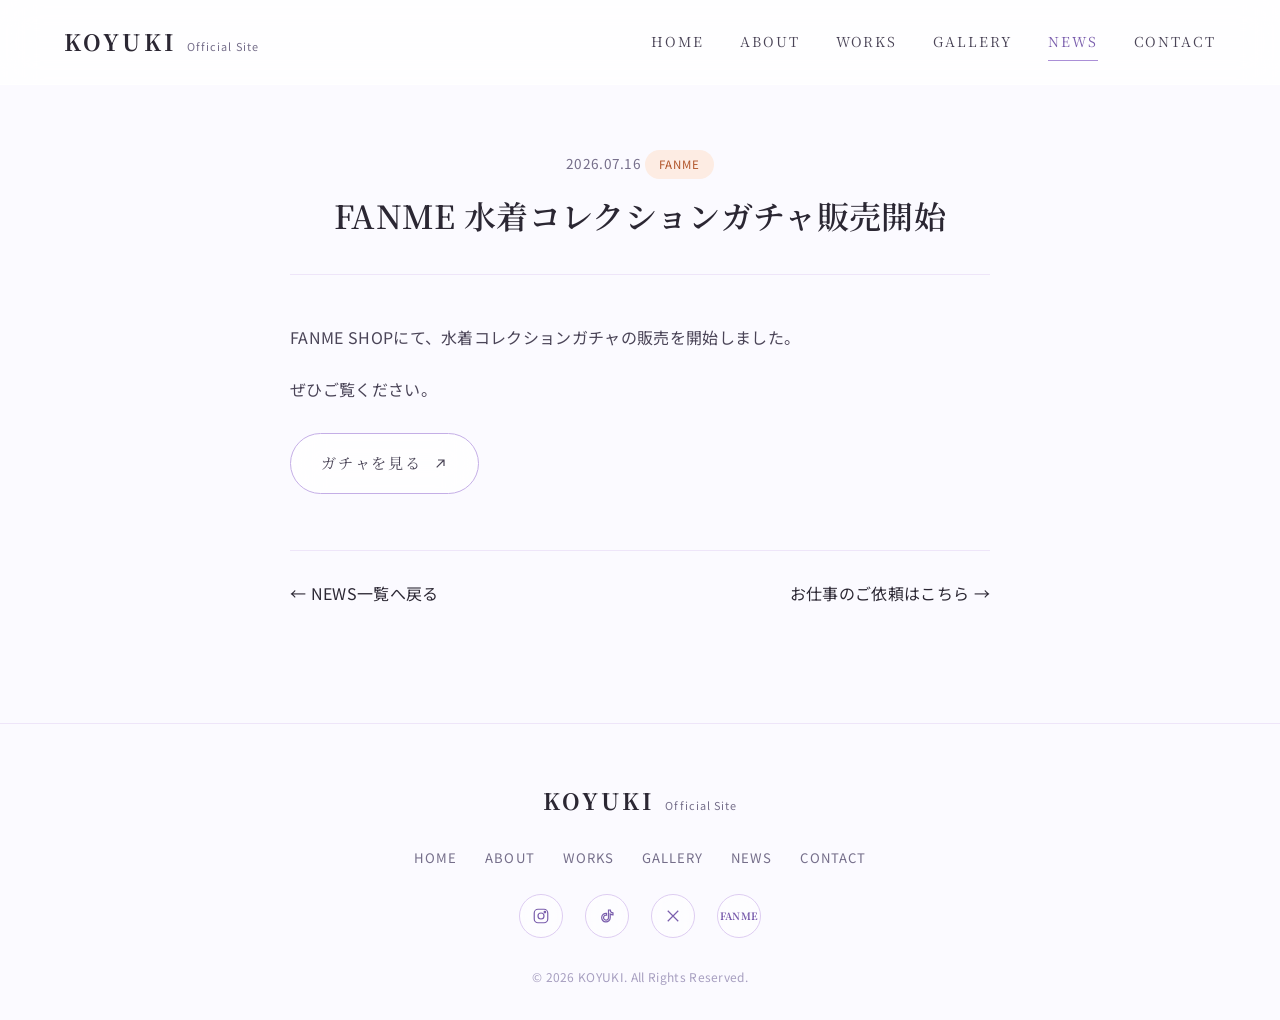
<file: news/2026-07-fanme-swimwear-gacha.html>
<!DOCTYPE html>
<html lang="ja">
<head>
<meta charset="UTF-8">
<meta name="viewport" content="width=device-width, initial-scale=1.0">
<title>FANME 水着コレクションガチャ販売開始｜KOYUKI Official Site</title>
<meta name="description" content="FANME にて水着コレクションガチャの販売を開始しました。">
<link rel="canonical" href="https://koyuki-official.com/news/2026-07-fanme-swimwear-gacha.html">

<meta property="og:type" content="article">
<meta property="og:site_name" content="KOYUKI Official Site">
<meta property="og:title" content="FANME 水着コレクションガチャ販売開始">
<meta property="og:description" content="FANME にて水着コレクションガチャの販売を開始しました。">
<meta property="og:url" content="https://koyuki-official.com/news/2026-07-fanme-swimwear-gacha.html">
<meta property="og:image" content="https://koyuki-official.com/assets/images/news/news-fanme-swimwear-gacha.svg">
<meta property="og:locale" content="ja_JP">
<meta property="article:published_time" content="2026-07-16">
<meta name="twitter:card" content="summary_large_image">

<link rel="icon" type="image/png" sizes="32x32" href="../assets/favicon-32.png">
<link rel="icon" type="image/png" sizes="16x16" href="../assets/favicon-16.png">
<link rel="apple-touch-icon" href="../assets/apple-touch-icon.png">

<link rel="preconnect" href="https://fonts.googleapis.com">
<link rel="preconnect" href="https://fonts.gstatic.com" crossorigin>
<link rel="stylesheet" href="https://fonts.googleapis.com/css2?family=Noto+Sans+JP:wght@400;500;700&family=Noto+Serif+JP:wght@500;600;700&display=swap">

<link rel="stylesheet" href="../css/style.css">
</head>
<body>
<a class="skip-link" href="#main">本文へスキップ</a>

<header class="site-header">
  <div class="wrap">
    <a href="../index.html#top" class="logo">
      <span class="logo-main">KOYUKI</span>
      <span class="logo-sub">Official Site</span>
    </a>
    <nav class="main-nav" id="main-nav" aria-label="サイト内ナビゲーション">
      <a href="../index.html#top">HOME</a>
      <a href="../index.html#about">ABOUT</a>
      <a href="../index.html#works">WORKS</a>
      <a href="../index.html#gallery">GALLERY</a>
      <a href="../news.html" class="active">NEWS</a>
      <a href="../index.html#contact">CONTACT</a>
    </nav>
    <button class="nav-toggle" id="nav-toggle" aria-label="メニューを開く" aria-expanded="false" aria-controls="main-nav">
      <span></span><span></span><span></span>
    </button>
  </div>
</header>

<main id="main">
  <article class="section" style="padding-top: 148px;">
    <div class="wrap">
      <header class="article-header reveal in">
        <span class="date">2026.07.16</span>
        <span class="tag tag-fanme">FANME</span>
        <h1>FANME 水着コレクションガチャ販売開始</h1>
      </header>

      <div class="article-body reveal in">
        <p>FANME SHOPにて、水着コレクションガチャの販売を開始しました。</p>
        <p>ぜひご覧ください。</p>

        <div class="article-link">
          <a class="btn" href="https://fanme.link/shop/@yuki.k_m22/item/4339" target="_blank" rel="noopener noreferrer">
            ガチャを見る
            <svg aria-hidden="true" viewBox="0 0 24 24" width="16" height="16" fill="none" stroke="currentColor" stroke-width="1.8"><path d="M9 6h9v9M18 6 7 17"/></svg>
          </a>
          <span class="visually-hidden">（外部サイトが新しいタブで開きます）</span>
        </div>
      </div>

      <nav class="article-nav reveal in" aria-label="記事内ナビゲーション">
        <a href="../news.html">← NEWS一覧へ戻る</a>
        <a href="../index.html#contact">お仕事のご依頼はこちら →</a>
      </nav>
    </div>
  </article>
</main>

<footer class="site-footer">
  <div class="wrap">
    <a href="../index.html#top" class="logo">
      <span class="logo-main">KOYUKI</span>
      <span class="logo-sub">Official Site</span>
    </a>
    <nav class="footer-nav" aria-label="フッターナビゲーション">
      <a href="../index.html#top">HOME</a>
      <a href="../index.html#about">ABOUT</a>
      <a href="../index.html#works">WORKS</a>
      <a href="../index.html#gallery">GALLERY</a>
      <a href="../news.html">NEWS</a>
      <a href="../index.html#contact">CONTACT</a>
    </nav>
    <div class="sns-row">
      <a class="sns-icon" href="https://www.instagram.com/yuki.k_m22?igsh=MTdvazQ3dnhlYTl1aw%3D%3D&utm_source=qr" target="_blank" rel="noopener noreferrer" aria-label="Instagram（別タブで開く）">
        <svg viewBox="0 0 24 24" fill="none" stroke="currentColor" stroke-width="1.6"><rect x="3" y="3" width="18" height="18" rx="5"/><circle cx="12" cy="12" r="4"/><circle cx="17.2" cy="6.8" r="1"/></svg>
      </a>
      <a class="sns-icon" href="https://www.tiktok.com/@koyuki_chi22?_r=1&_t=ZS-98GyPMw0ooH" target="_blank" rel="noopener noreferrer" aria-label="TikTok（別タブで開く）">
        <svg viewBox="0 0 24 24" fill="none" stroke="currentColor" stroke-width="1.6"><path d="M14 4v10.2a3.3 3.3 0 1 1-2.6-3.23V8.6a5.7 5.7 0 1 0 4.9 5.65V9.4a6.6 6.6 0 0 0 3.7 1.13V7.9A4 4 0 0 1 16.4 4Z"/></svg>
      </a>
      <a class="sns-icon" href="https://x.com/koyuki_chi22?s=11" target="_blank" rel="noopener noreferrer" aria-label="X（別タブで開く）">
        <svg viewBox="0 0 24 24" fill="none" stroke="currentColor" stroke-width="1.6"><path d="M5 5l14 14M19 5 5 19"/></svg>
      </a>
      <a class="sns-icon" href="https://fanme.link/@yuki.k_m22" target="_blank" rel="noopener noreferrer" aria-label="FANME（別タブで開く）">
        <span style="font-family:var(--font-serif); font-weight:700; font-size:.62rem;">FANME</span>
      </a>
    </div>
    <p class="copyright">© 2026 KOYUKI. All Rights Reserved.</p>
  </div>
</footer>

<button class="back-to-top glass" id="back-to-top" aria-label="ページの先頭へ戻る">
  <svg viewBox="0 0 24 24" fill="none" stroke="currentColor" stroke-width="2"><path d="M12 19V5M5 12l7-7 7 7"/></svg>
</button>

<script src="../js/main.js"></script>
</body>
</html>
</file>
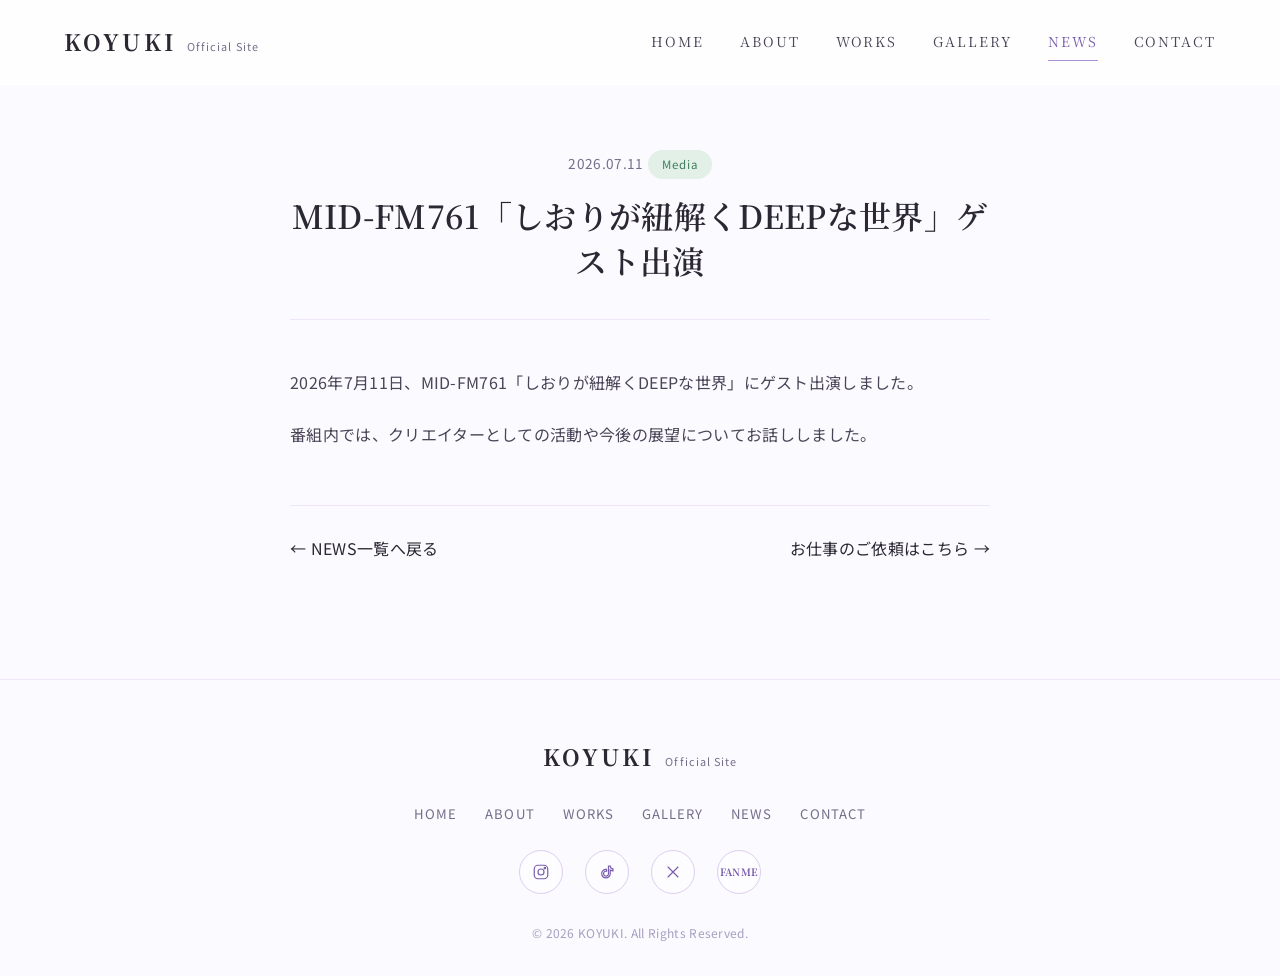
<file: news/2026-07-mid-fm761.html>
<!DOCTYPE html>
<html lang="ja">
<head>
<meta charset="UTF-8">
<meta name="viewport" content="width=device-width, initial-scale=1.0">
<title>MID-FM761「しおりが紐解くDEEPな世界」ゲスト出演｜KOYUKI Official Site</title>
<meta name="description" content="ラジオ番組 MID-FM761「しおりが紐解くDEEPな世界」ゲスト出演。">
<link rel="canonical" href="https://koyuki-official.com/news/2026-07-mid-fm761.html">

<meta property="og:type" content="article">
<meta property="og:site_name" content="KOYUKI Official Site">
<meta property="og:title" content="MID-FM761「しおりが紐解くDEEPな世界」ゲスト出演">
<meta property="og:description" content="ラジオ番組 MID-FM761「しおりが紐解くDEEPな世界」ゲスト出演。">
<meta property="og:url" content="https://koyuki-official.com/news/2026-07-mid-fm761.html">
<meta property="og:image" content="https://koyuki-official.com/assets/images/news/news-mid-fm761.svg">
<meta property="og:locale" content="ja_JP">
<meta property="article:published_time" content="2026-07-11">
<meta name="twitter:card" content="summary_large_image">

<link rel="icon" type="image/png" sizes="32x32" href="../assets/favicon-32.png">
<link rel="icon" type="image/png" sizes="16x16" href="../assets/favicon-16.png">
<link rel="apple-touch-icon" href="../assets/apple-touch-icon.png">

<link rel="preconnect" href="https://fonts.googleapis.com">
<link rel="preconnect" href="https://fonts.gstatic.com" crossorigin>
<link rel="stylesheet" href="https://fonts.googleapis.com/css2?family=Noto+Sans+JP:wght@400;500;700&family=Noto+Serif+JP:wght@500;600;700&display=swap">

<link rel="stylesheet" href="../css/style.css">
</head>
<body>
<a class="skip-link" href="#main">本文へスキップ</a>

<header class="site-header">
  <div class="wrap">
    <a href="../index.html#top" class="logo">
      <span class="logo-main">KOYUKI</span>
      <span class="logo-sub">Official Site</span>
    </a>
    <nav class="main-nav" id="main-nav" aria-label="サイト内ナビゲーション">
      <a href="../index.html#top">HOME</a>
      <a href="../index.html#about">ABOUT</a>
      <a href="../index.html#works">WORKS</a>
      <a href="../index.html#gallery">GALLERY</a>
      <a href="../news.html" class="active">NEWS</a>
      <a href="../index.html#contact">CONTACT</a>
    </nav>
    <button class="nav-toggle" id="nav-toggle" aria-label="メニューを開く" aria-expanded="false" aria-controls="main-nav">
      <span></span><span></span><span></span>
    </button>
  </div>
</header>

<main id="main">
  <article class="section" style="padding-top: 148px;">
    <div class="wrap">
      <header class="article-header reveal in">
        <span class="date">2026.07.11</span>
        <span class="tag tag-media">Media</span>
        <h1>MID-FM761「しおりが紐解くDEEPな世界」ゲスト出演</h1>
      </header>

      <div class="article-body reveal in">
        <p>2026年7月11日、MID-FM761「しおりが紐解くDEEPな世界」にゲスト出演しました。</p>
        <p>番組内では、クリエイターとしての活動や今後の展望についてお話ししました。</p>
      </div>

      <nav class="article-nav reveal in" aria-label="記事内ナビゲーション">
        <a href="../news.html">← NEWS一覧へ戻る</a>
        <a href="../index.html#contact">お仕事のご依頼はこちら →</a>
      </nav>
    </div>
  </article>
</main>

<footer class="site-footer">
  <div class="wrap">
    <a href="../index.html#top" class="logo">
      <span class="logo-main">KOYUKI</span>
      <span class="logo-sub">Official Site</span>
    </a>
    <nav class="footer-nav" aria-label="フッターナビゲーション">
      <a href="../index.html#top">HOME</a>
      <a href="../index.html#about">ABOUT</a>
      <a href="../index.html#works">WORKS</a>
      <a href="../index.html#gallery">GALLERY</a>
      <a href="../news.html">NEWS</a>
      <a href="../index.html#contact">CONTACT</a>
    </nav>
    <div class="sns-row">
      <a class="sns-icon" href="https://www.instagram.com/yuki.k_m22?igsh=MTdvazQ3dnhlYTl1aw%3D%3D&utm_source=qr" target="_blank" rel="noopener noreferrer" aria-label="Instagram（別タブで開く）">
        <svg viewBox="0 0 24 24" fill="none" stroke="currentColor" stroke-width="1.6"><rect x="3" y="3" width="18" height="18" rx="5"/><circle cx="12" cy="12" r="4"/><circle cx="17.2" cy="6.8" r="1"/></svg>
      </a>
      <a class="sns-icon" href="https://www.tiktok.com/@koyuki_chi22?_r=1&_t=ZS-98GyPMw0ooH" target="_blank" rel="noopener noreferrer" aria-label="TikTok（別タブで開く）">
        <svg viewBox="0 0 24 24" fill="none" stroke="currentColor" stroke-width="1.6"><path d="M14 4v10.2a3.3 3.3 0 1 1-2.6-3.23V8.6a5.7 5.7 0 1 0 4.9 5.65V9.4a6.6 6.6 0 0 0 3.7 1.13V7.9A4 4 0 0 1 16.4 4Z"/></svg>
      </a>
      <a class="sns-icon" href="https://x.com/koyuki_chi22?s=11" target="_blank" rel="noopener noreferrer" aria-label="X（別タブで開く）">
        <svg viewBox="0 0 24 24" fill="none" stroke="currentColor" stroke-width="1.6"><path d="M5 5l14 14M19 5 5 19"/></svg>
      </a>
      <a class="sns-icon" href="https://fanme.link/@yuki.k_m22" target="_blank" rel="noopener noreferrer" aria-label="FANME（別タブで開く）">
        <span style="font-family:var(--font-serif); font-weight:700; font-size:.62rem;">FANME</span>
      </a>
    </div>
    <p class="copyright">© 2026 KOYUKI. All Rights Reserved.</p>
  </div>
</footer>

<button class="back-to-top glass" id="back-to-top" aria-label="ページの先頭へ戻る">
  <svg viewBox="0 0 24 24" fill="none" stroke="currentColor" stroke-width="2"><path d="M12 19V5M5 12l7-7 7 7"/></svg>
</button>

<script src="../js/main.js"></script>
</body>
</html>
</file>
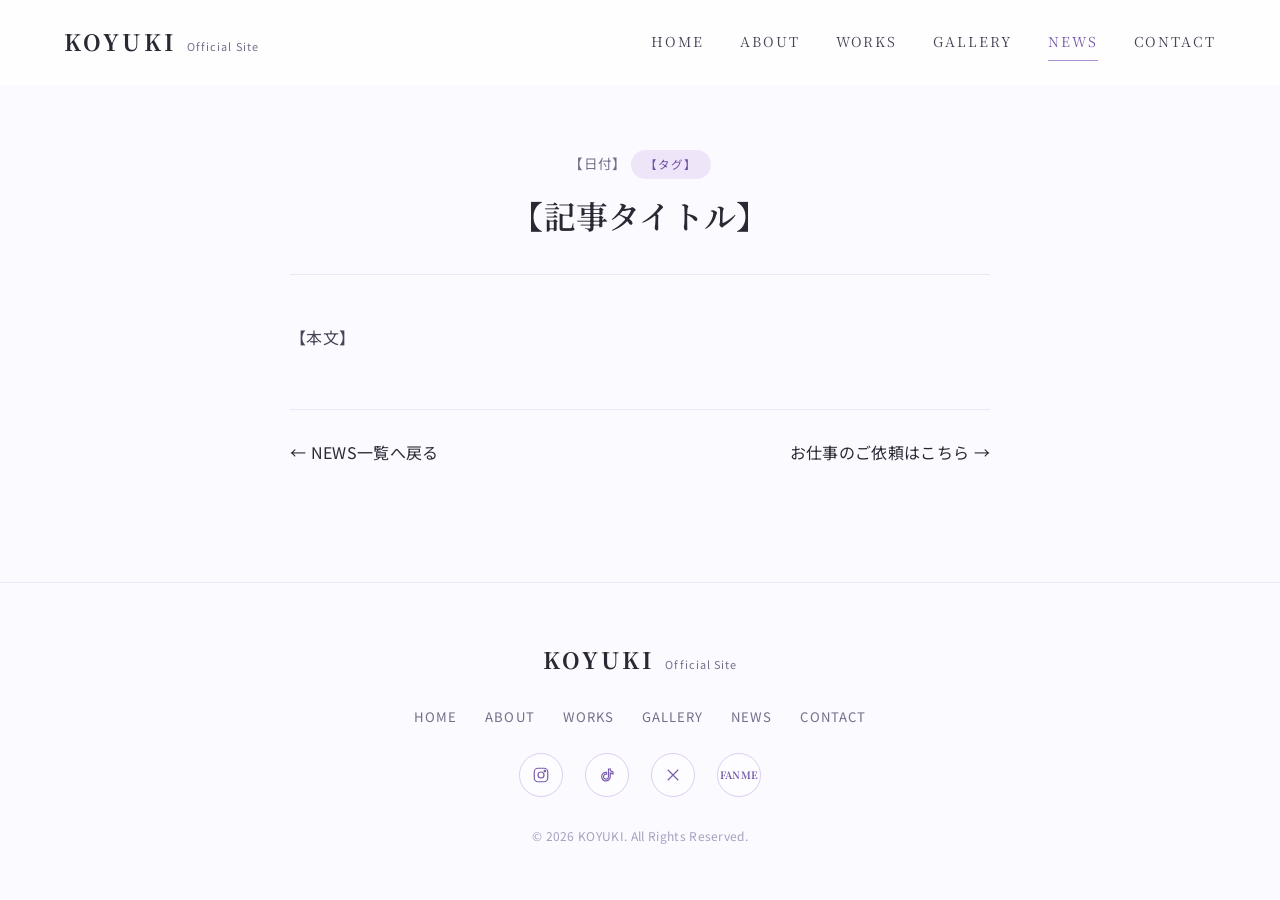
<file: news/_template.html>
<!--
  ============================================================
  NEWS記事テンプレート（このファイルは公開ページではありません）
  ============================================================
  新しい記事を追加する手順：

  1. このファイルをコピーして、news/ フォルダの中に
     「日付-内容が分かる英数字.html」という名前で保存する
     例）2026-08-01-new-event.html

  2. ファイル内の【】で囲まれた部分をすべて書き換える
     - 【記事タイトル】       … 見出しになる文章
     - 【日付】               … 2026.08.01 のような表示用の日付（期間の場合は「2026.08.01 - 2026.08.03」のように）
     - 【日付-ハイフン形式】  … 2026-08-01 のような公開日（メタ情報用）
     - 【タグ】               … Model / Live / Event / Media / Other のいずれか
                                 （style.cssの .tag-model など、対応するclass名も変更）
     - 【本文】               … お知らせの本文（pタグで段落を分ける）。ブログ調・日記調にはせず、
                                 ニュースリリースのように簡潔で客観的な文章にする
     - og:image               … assets/images/news/ に用意した画像があれば差し替える（SNSシェア時のみに使用。
                                 記事ページ本文には画像を表示しません）

  3. 外部サイト（FANMEなど）へのリンクがある記事は、本文の最後に【CTAボタン】の
     ブロック（コメントアウトを外して使う）でリンクを設置する。リンクが無い記事は
     このブロックごと削除してよい。

  4. できあがったら、以下の2箇所にもこの記事へのリンクを追加する
     - index.html のHero内NEWS（横スクロールのカルーセル。件数が多い場合は古いものを間引いてOK）
     - news.html   のNEWS一覧（一番上に追加、data-category="model"のようにカテゴリを指定。
       CTAリンクがある記事のみ .news-link-indicator（外部リンクアイコン）も付ける）

  5. 最後にFTP（FileZilla）でファイルをアップロードすれば公開完了です。

  ※ タグの色は css/style.css の「タグ（カテゴリ）カラー」の項目で
    一括管理されているので、ここでは触る必要はありません。
  ============================================================
-->
<!DOCTYPE html>
<html lang="ja">
<head>
<meta charset="UTF-8">
<meta name="viewport" content="width=device-width, initial-scale=1.0">
<title>【記事タイトル】｜KOYUKI Official Site</title>
<meta name="description" content="【本文の要約を1〜2文で】">
<link rel="canonical" href="https://koyuki-official.com/news/【ファイル名】.html">

<meta property="og:type" content="article">
<meta property="og:site_name" content="KOYUKI Official Site">
<meta property="og:title" content="【記事タイトル】">
<meta property="og:description" content="【本文の要約を1〜2文で】">
<meta property="og:url" content="https://koyuki-official.com/news/【ファイル名】.html">
<meta property="og:image" content="https://koyuki-official.com/assets/ogp-default.jpg">
<meta property="og:locale" content="ja_JP">
<meta property="article:published_time" content="【日付-ハイフン形式】">
<meta name="twitter:card" content="summary_large_image">

<link rel="icon" type="image/png" sizes="32x32" href="../assets/favicon-32.png">
<link rel="icon" type="image/png" sizes="16x16" href="../assets/favicon-16.png">
<link rel="apple-touch-icon" href="../assets/apple-touch-icon.png">

<link rel="preconnect" href="https://fonts.googleapis.com">
<link rel="preconnect" href="https://fonts.gstatic.com" crossorigin>
<link rel="stylesheet" href="https://fonts.googleapis.com/css2?family=Noto+Sans+JP:wght@400;500;700&family=Noto+Serif+JP:wght@500;600;700&display=swap">

<link rel="stylesheet" href="../css/style.css">
</head>
<body>
<a class="skip-link" href="#main">本文へスキップ</a>

<header class="site-header">
  <div class="wrap">
    <a href="../index.html#top" class="logo">
      <span class="logo-main">KOYUKI</span>
      <span class="logo-sub">Official Site</span>
    </a>
    <nav class="main-nav" id="main-nav" aria-label="サイト内ナビゲーション">
      <a href="../index.html#top">HOME</a>
      <a href="../index.html#about">ABOUT</a>
      <a href="../index.html#works">WORKS</a>
      <a href="../index.html#gallery">GALLERY</a>
      <a href="../news.html" class="active">NEWS</a>
      <a href="../index.html#contact">CONTACT</a>
    </nav>
    <button class="nav-toggle" id="nav-toggle" aria-label="メニューを開く" aria-expanded="false" aria-controls="main-nav">
      <span></span><span></span><span></span>
    </button>
  </div>
</header>

<main id="main">
  <article class="section" style="padding-top: 148px;">
    <div class="wrap">
      <header class="article-header reveal in">
        <span class="date">【日付】</span>
        <span class="tag tag-model">【タグ】</span>
        <h1>【記事タイトル】</h1>
      </header>

      <div class="article-body reveal in">
        <p>【本文】</p>

        <!-- 外部リンクがある記事だけ、このブロックのコメントを外して使う（無い記事はこのまま削除） -->
        <!--
        <div class="article-link">
          <a class="btn" href="【リンク先URL】" target="_blank" rel="noopener noreferrer">
            【CTAボタンの文言】
            <svg aria-hidden="true" viewBox="0 0 24 24" width="16" height="16" fill="none" stroke="currentColor" stroke-width="1.8"><path d="M9 6h9v9M18 6 7 17"/></svg>
          </a>
          <span class="visually-hidden">（外部サイトが新しいタブで開きます）</span>
        </div>
        -->
      </div>

      <nav class="article-nav reveal in" aria-label="記事内ナビゲーション">
        <a href="../news.html">← NEWS一覧へ戻る</a>
        <a href="../index.html#contact">お仕事のご依頼はこちら →</a>
      </nav>
    </div>
  </article>
</main>

<footer class="site-footer">
  <div class="wrap">
    <a href="../index.html#top" class="logo">
      <span class="logo-main">KOYUKI</span>
      <span class="logo-sub">Official Site</span>
    </a>
    <nav class="footer-nav" aria-label="フッターナビゲーション">
      <a href="../index.html#top">HOME</a>
      <a href="../index.html#about">ABOUT</a>
      <a href="../index.html#works">WORKS</a>
      <a href="../index.html#gallery">GALLERY</a>
      <a href="../news.html">NEWS</a>
      <a href="../index.html#contact">CONTACT</a>
    </nav>
    <div class="sns-row">
      <a class="sns-icon" href="https://www.instagram.com/yuki.k_m22?igsh=MTdvazQ3dnhlYTl1aw%3D%3D&utm_source=qr" target="_blank" rel="noopener noreferrer" aria-label="Instagram（別タブで開く）">
        <svg viewBox="0 0 24 24" fill="none" stroke="currentColor" stroke-width="1.6"><rect x="3" y="3" width="18" height="18" rx="5"/><circle cx="12" cy="12" r="4"/><circle cx="17.2" cy="6.8" r="1"/></svg>
      </a>
      <a class="sns-icon" href="https://www.tiktok.com/@koyuki_chi22?_r=1&_t=ZS-98GyPMw0ooH" target="_blank" rel="noopener noreferrer" aria-label="TikTok（別タブで開く）">
        <svg viewBox="0 0 24 24" fill="none" stroke="currentColor" stroke-width="1.6"><path d="M14 4v10.2a3.3 3.3 0 1 1-2.6-3.23V8.6a5.7 5.7 0 1 0 4.9 5.65V9.4a6.6 6.6 0 0 0 3.7 1.13V7.9A4 4 0 0 1 16.4 4Z"/></svg>
      </a>
      <a class="sns-icon" href="https://x.com/koyuki_chi22?s=11" target="_blank" rel="noopener noreferrer" aria-label="X（別タブで開く）">
        <svg viewBox="0 0 24 24" fill="none" stroke="currentColor" stroke-width="1.6"><path d="M5 5l14 14M19 5 5 19"/></svg>
      </a>
      <a class="sns-icon" href="https://fanme.link/@yuki.k_m22" target="_blank" rel="noopener noreferrer" aria-label="FANME（別タブで開く）">
        <span style="font-family:var(--font-serif); font-weight:700; font-size:.62rem;">FANME</span>
      </a>
    </div>
    <p class="copyright">© 2026 KOYUKI. All Rights Reserved.</p>
  </div>
</footer>

<button class="back-to-top glass" id="back-to-top" aria-label="ページの先頭へ戻る">
  <svg viewBox="0 0 24 24" fill="none" stroke="currentColor" stroke-width="2"><path d="M12 19V5M5 12l7-7 7 7"/></svg>
</button>

<script src="../js/main.js"></script>
</body>
</html>
</file>
<file: css/style.css>
/* ============================================================
   KOYUKI Official Site - stylesheet
   構成: 1) 変数(デザイントークン) 2) ベース 3) ユーティリティ
        4) ヘッダー/ナビ 5) Hero 6) About 7) Works
        8) Gallery 9) News 10) SNS 11) Contact 12) Footer
        13) レスポンシブ(タブレット/スマホ)
   配色や余白を変えたいときは、まず「1) 変数」だけ触れば
   サイト全体に反映されます。
   ============================================================ */

/* 1) 変数（デザイントークン） ------------------------------- */
:root {
  /* ベースカラー */
  --color-white: #ffffff;
  --color-bg: #fbfaff;

  /* アクセント：ラベンダー */
  --lavender-50:  #f7f3fc;
  --lavender-100: #eee5f9;
  --lavender-200: #ddccf1;
  --lavender-300: #c4aee6;
  --lavender-400: #ab8fd7;
  --lavender-500: #9173c4;
  --lavender-600: #7a5ead;
  --lavender-700: #5f4787;

  /* テキストカラー */
  --ink-900: #2b2733;
  --ink-700: #4a4457;
  --ink-500: #756e8a;
  --ink-300: #a79fc0;

  /* ガラス（Glassmorphism） */
  --glass-bg: rgba(255, 255, 255, 0.55);
  --glass-bg-strong: rgba(255, 255, 255, 0.78);
  --glass-border: rgba(255, 255, 255, 0.65);
  --glass-blur: blur(18px);

  /* 影・角丸 */
  --shadow-soft: 0 24px 60px rgba(122, 94, 173, 0.14);
  --shadow-card: 0 10px 28px rgba(90, 70, 130, 0.10);
  --radius-lg: 28px;
  --radius-md: 18px;
  --radius-sm: 12px;
  --radius-pill: 999px;

  /* タイポグラフィ */
  --font-serif: "Noto Serif JP", "Yu Mincho", serif;
  --font-sans: "Noto Sans JP", "Hiragino Sans", sans-serif;

  /* レイアウト */
  --container: 1200px;
  --section-y: clamp(64px, 9vw, 128px);
  --ease: cubic-bezier(0.22, 0.61, 0.36, 1);
  --dur: 0.6s;
}

/* タグ（カテゴリ）カラー：ここを編集するとNEWS/WORKSのバッジ色が変わります */
.tag-model      { --tag-bg: #eee5f9; --tag-fg: #6d4fa0; }
.tag-live       { --tag-bg: #e4f1f7; --tag-fg: #2f7a9c; }
.tag-other      { --tag-bg: #f3ece0; --tag-fg: #8a6a2f; }
.tag-info       { --tag-bg: #ece5f7; --tag-fg: #6b5f8a; }
.tag-event      { --tag-bg: #f7e6ee; --tag-fg: #9c3f6c; }
.tag-media      { --tag-bg: #e3f0e8; --tag-fg: #3f7d5b; }
.tag-fanme      { --tag-bg: #fdece3; --tag-fg: #b1552a; }

/* 2) ベース -------------------------------------------------- */
* { box-sizing: border-box; }
html { scroll-behavior: smooth; }

@media (prefers-reduced-motion: reduce) {
  html { scroll-behavior: auto; }
  * { animation-duration: 0.001ms !important; transition-duration: 0.001ms !important; }
}

body {
  margin: 0;
  background: var(--color-bg);
  color: var(--ink-900);
  font-family: var(--font-sans);
  font-weight: 400;
  line-height: 1.85;
  letter-spacing: 0.02em;
  -webkit-font-smoothing: antialiased;
}

h1, h2, h3, h4 {
  font-family: var(--font-serif);
  color: var(--ink-900);
  line-height: 1.4;
  margin: 0;
  font-weight: 600;
}

p { margin: 0; }
img { max-width: 100%; display: block; }
a { color: inherit; text-decoration: none; }
button { font-family: inherit; cursor: pointer; }
ul, ol { list-style: none; margin: 0; padding: 0; }

/* キーボード操作時のフォーカスを明確に（アクセシビリティ） */
a:focus-visible,
button:focus-visible,
input:focus-visible,
textarea:focus-visible {
  outline: 3px solid var(--lavender-500);
  outline-offset: 2px;
  border-radius: 4px;
}

.skip-link {
  position: absolute;
  left: -9999px;
  top: 0;
  background: var(--lavender-600);
  color: #fff;
  padding: 12px 20px;
  z-index: 1000;
  border-radius: 0 0 8px 0;
}
.skip-link:focus {
  left: 0;
}

/* 3) ユーティリティ ------------------------------------------- */
/* 画面には表示せず、スクリーンリーダーにだけ伝える文言用 */
.visually-hidden {
  position: absolute;
  width: 1px;
  height: 1px;
  padding: 0;
  margin: -1px;
  overflow: hidden;
  clip: rect(0, 0, 0, 0);
  white-space: nowrap;
  border: 0;
}

/* 「マルチクリエイター」等のカタカナ複合語が、スマホ幅で単語の途中から
   改行されて読みにくくなるのを防ぐ（語のまとまりごと次の行に送る） */
.nowrap-ja { white-space: nowrap; }

.wrap {
  width: 100%;
  max-width: var(--container);
  margin: 0 auto;
  padding: 0 24px;
}

.section { padding: var(--section-y) 0; }

.eyebrow {
  display: block;
  font-family: var(--font-serif);
  letter-spacing: 0.24em;
  font-size: 0.8rem;
  color: var(--lavender-600);
  margin-bottom: 10px;
}

.section-head { margin-bottom: 48px; }
.section-head.center { text-align: center; }

.section-title {
  font-size: clamp(1.7rem, 3vw, 2.4rem);
}

.section-lead {
  margin-top: 16px;
  color: var(--ink-500);
  max-width: 620px;
}
.section-lead.center { margin-left: auto; margin-right: auto; }

/* ガラスカードの共通スタイル */
.glass {
  background: var(--glass-bg);
  backdrop-filter: var(--glass-blur);
  -webkit-backdrop-filter: var(--glass-blur);
  border: 1px solid var(--glass-border);
  border-radius: var(--radius-lg);
  box-shadow: var(--shadow-soft);
}

.btn {
  display: inline-flex;
  align-items: center;
  gap: 10px;
  padding: 15px 30px;
  border-radius: var(--radius-pill);
  font-family: var(--font-serif);
  font-size: 0.95rem;
  letter-spacing: 0.12em;
  border: 1px solid var(--lavender-300);
  background: var(--glass-bg-strong);
  backdrop-filter: var(--glass-blur);
  transition: transform var(--dur) var(--ease), box-shadow var(--dur) var(--ease), background var(--dur) var(--ease);
}
.btn:hover { transform: translateY(-2px); box-shadow: var(--shadow-card); background: #fff; }
.btn-arrow { transition: transform 0.3s var(--ease); }
.btn:hover .btn-arrow { transform: translateX(4px); }

.btn-solid {
  background: var(--lavender-500);
  color: #fff;
  border-color: var(--lavender-500);
}
.btn-solid:hover { background: var(--lavender-600); }

.tag {
  display: inline-block;
  padding: 4px 14px;
  font-size: 0.72rem;
  letter-spacing: 0.08em;
  border-radius: var(--radius-pill);
  background: var(--tag-bg, var(--lavender-100));
  color: var(--tag-fg, var(--lavender-600));
  white-space: nowrap;
}

/* スクロール表示アニメーション（main.jsでin付与） */
.reveal {
  opacity: 0;
  transform: translateY(24px);
  transition: opacity 0.8s var(--ease), transform 0.8s var(--ease);
}
.reveal.in { opacity: 1; transform: translateY(0); }

/* 4) ヘッダー / ナビ ------------------------------------------ */
.site-header {
  position: fixed;
  top: 0; left: 0; right: 0;
  z-index: 100;
  background: var(--glass-bg-strong);
  backdrop-filter: var(--glass-blur);
  -webkit-backdrop-filter: var(--glass-blur);
  border-bottom: 1px solid var(--glass-border);
  transition: box-shadow 0.3s var(--ease);
}

.site-header .wrap {
  display: flex;
  align-items: center;
  justify-content: space-between;
  height: 84px;
}

.logo {
  display: flex;
  align-items: baseline;
  gap: 10px;
  font-family: var(--font-serif);
}
.logo .logo-main {
  font-size: 1.4rem;
  letter-spacing: 0.14em;
  font-weight: 700;
  color: var(--ink-900);
}
.logo .logo-sub {
  font-size: 0.68rem;
  letter-spacing: 0.1em;
  color: var(--ink-500);
  font-family: var(--font-sans);
}

.main-nav {
  display: flex;
  align-items: center;
  gap: 36px;
}
.main-nav a {
  font-family: var(--font-serif);
  font-size: 0.86rem;
  letter-spacing: 0.14em;
  color: var(--ink-700);
  padding: 6px 0;
  border-bottom: 1px solid transparent;
  transition: color 0.3s var(--ease), border-color 0.3s var(--ease);
}
.main-nav a:hover,
.main-nav a.active { color: var(--lavender-600); border-color: var(--lavender-400); }

.nav-toggle {
  display: none;
  width: 46px;
  height: 46px;
  border-radius: 50%;
  border: 1px solid var(--glass-border);
  background: var(--lavender-100);
  align-items: center;
  justify-content: center;
  flex-direction: column;
  gap: 5px;
}
.nav-toggle span {
  display: block;
  width: 18px;
  height: 2px;
  background: var(--lavender-600);
  transition: transform 0.3s var(--ease), opacity 0.3s var(--ease);
}
.nav-toggle[aria-expanded="true"] span:nth-child(1) { transform: translateY(7px) rotate(45deg); }
.nav-toggle[aria-expanded="true"] span:nth-child(2) { opacity: 0; }
.nav-toggle[aria-expanded="true"] span:nth-child(3) { transform: translateY(-7px) rotate(-45deg); }

/* 5) Hero ------------------------------------------------------ */
.hero {
  position: relative;
  padding-top: 84px;
  min-height: 100svh;
  display: flex;
  align-items: center;
  overflow: hidden;
}

.hero-bg {
  position: absolute;
  inset: 0;
  z-index: -1;
}
.hero-bg img {
  width: 100%;
  height: 100%;
  object-fit: cover;
  object-position: 55% 18%;
}
.hero-bg::after {
  content: "";
  position: absolute;
  inset: 0;
  background: linear-gradient(100deg, #fff 20%, rgba(255,255,255,0.55) 45%, rgba(255,255,255,0.05) 70%);
}

/* テキストとNEWSカードは両方とも左側にまとめて縦に並べ、
   右側は写真（被写体）の邪魔をしないよう完全に空けています。
   これにより画面幅が変わっても被写体と要素が重なることがありません。 */
.hero-inner {
  display: flex;
  flex-direction: column;
  align-items: flex-start;
  padding-top: 60px;
  padding-bottom: 60px;
  width: 100%;
  max-width: 620px;
  min-width: 0; /* .heroがflexのため、内容量に押されて幅がはみ出すのを防ぐ */
}

.hero-copy .kicker {
  font-family: var(--font-serif);
  font-size: 0.95rem;
  color: var(--lavender-600);
  letter-spacing: 0.3em;
  margin-bottom: 18px;
}

.hero-copy h1 {
  font-size: clamp(3.2rem, 8vw, 6rem);
  letter-spacing: 0.06em;
  line-height: 1;
}

.hero-copy .role {
  margin-top: 22px;
  font-family: var(--font-serif);
  font-size: clamp(1.3rem, 2.4vw, 1.8rem);
  color: var(--lavender-500);
  font-style: italic;
}

.hero-copy .roles-sub {
  margin-top: 10px;
  font-size: 1rem;
  color: var(--ink-700);
  letter-spacing: 0.08em;
}

/* テキストの下に並ぶNEWSカード（左寄せ） */
/* 写真が明るい/白っぽい場合でもカードの輪郭が沈まないよう、
   .glass より不透明度と縁取りを強めた専用スタイルにしています。
   記事が増えてもHeroの高さが変わらないよう、一覧は内部だけ縦スクロールにしています。
   VIEW MOREボタンを廃止したぶん、テキストとカードの間隔を少し広めにして
   窮屈に見えないようにしています。 */
.hero-news-card {
  display: flex;
  flex-direction: column;
  width: 100%;
  max-width: 460px;
  margin-top: 56px;
  padding: 28px 24px 24px 28px;
  background: var(--glass-bg-strong);
  border: 1px solid rgba(171, 143, 215, 0.4);
  box-shadow: 0 30px 70px rgba(122, 94, 173, 0.22);
}
.hero-news-card h2 {
  font-size: 1.3rem;
  letter-spacing: 0.1em;
  padding-bottom: 16px;
  margin-bottom: 4px;
  border-bottom: 1px solid var(--glass-border);
}

/* 縦スクロールする記事一覧（表示領域の高さは固定） */
.hero-news-list {
  display: block;
  max-height: 258px;
  overflow-y: auto;
  overflow-x: hidden;
  /* スクロールバーは細く、サイトのラベンダーに馴染む色に */
  scrollbar-width: thin;
  scrollbar-color: var(--lavender-300) transparent;
}
.hero-news-list::-webkit-scrollbar { width: 5px; }
.hero-news-list::-webkit-scrollbar-track { background: transparent; }
.hero-news-list::-webkit-scrollbar-thumb { background: var(--lavender-300); border-radius: var(--radius-pill); }
.hero-news-list::-webkit-scrollbar-thumb:hover { background: var(--lavender-400); }
.hero-news-list:focus-visible { outline: 2px solid var(--lavender-400); outline-offset: 4px; }

.hero-news-list li {
  padding: 14px 4px;
  border-bottom: 1px dashed rgba(122, 94, 173, 0.2);
}
.hero-news-list li:first-child { padding-top: 2px; }
.hero-news-list li:last-child { border-bottom: none; }
.hero-news-list .date { font-size: 0.72rem; color: var(--ink-500); letter-spacing: 0.04em; }
.hero-news-list .tag { margin-left: 6px; }
.hero-news-list .title {
  display: -webkit-box;
  -webkit-line-clamp: 2;
  -webkit-box-orient: vertical;
  overflow: hidden;
  margin-top: 8px;
  font-size: 0.86rem;
  color: var(--ink-900);
  line-height: 1.55;
  transition: color 0.3s var(--ease);
}
.hero-news-list a:hover .title { color: var(--lavender-600); }

/* 「押せるボタン」と分かるよう、カード下部中央にピル型のCTAとして配置 */
.hero-news-card .view-all {
  display: inline-flex;
  align-items: center;
  gap: 8px;
  align-self: center;
  margin-top: 20px;
  padding: 12px 28px;
  border-radius: var(--radius-pill);
  border: 1px solid var(--lavender-300);
  background: var(--lavender-50);
  font-family: var(--font-serif);
  font-size: 0.88rem;
  letter-spacing: 0.1em;
  color: var(--lavender-600);
  transition: background var(--dur) var(--ease), border-color var(--dur) var(--ease), box-shadow var(--dur) var(--ease), transform var(--dur) var(--ease);
}
.hero-news-card .view-all:hover {
  background: #fff;
  border-color: var(--lavender-400);
  box-shadow: var(--shadow-card);
  transform: translateY(-2px);
}
.hero-news-card .view-all .btn-arrow { font-size: 1.05em; }
.hero-news-card .view-all:hover .btn-arrow { transform: translateX(4px); }

/* 6) About ------------------------------------------------------ */
/* スクロールした瞬間に文章が先に目に入るよう、文章→写真の縦積み構成に統一
   （PC/タブレット/スマホ共通。写真は文章より後ろ・小さめ・中央配置） */
.about-stack {
  display: flex;
  flex-direction: column;
  align-items: center;
  text-align: center;
}

.about-body { max-width: 640px; }

.about-photo {
  width: 80%;
  max-width: 420px;
  margin-top: 48px;
  border-radius: var(--radius-lg);
  overflow: hidden;
  box-shadow: var(--shadow-soft);
  aspect-ratio: 4 / 5;
}
.about-photo img { width: 100%; height: 100%; object-fit: cover; }

.about-body .eyebrow { margin-bottom: 6px; }
/* 「こゆき」の直後に「-KOYUKI-」（.section-subtitle-en）が続く構成のため、
   見出し自体の余白は最小限にし（本文との間隔は下のsubtitle-enが担う）、
   タイトルとサブタイトルは近い間隔で表示されるようにする */
.about-body h2 { margin-bottom: 4px; }
/* 共通の .section-subtitle-en は変更せず、About限定でサブタイトルの見た目と
   本文(.lead)との余白だけを上書きする */
.about-body .section-subtitle-en {
  margin-top: 0;
  margin-bottom: 24px;
  color: var(--lavender-300);
}
.about-body .lead {
  font-size: 1.02rem;
  color: var(--ink-700);
  white-space: pre-line;
}

/* 拠点・活動・活動開始は常に横3列（PC・スマホ問わず）。
   grid-template-columnsで固定しているため、「活動」が2行になっても
   1項目だけ次の段に落ちて孤立することがなく、3項目とも高さが揃う。 */
.about-meta {
  display: grid;
  grid-template-columns: repeat(3, 1fr);
  gap: 12px;
  margin-top: 40px;
  text-align: center;
}
.about-meta-item {
  display: flex;
  flex-direction: column;
  align-items: center;
  padding: 4px 4px 0;
}
.about-meta-icon {
  display: flex;
  align-items: center;
  justify-content: center;
  width: 44px;
  height: 44px;
  margin-bottom: 12px;
  border-radius: 50%;
  border: 1px solid var(--lavender-200);
  background: var(--lavender-50);
  color: var(--lavender-600);
}
.about-meta-icon svg { width: 18px; height: 18px; }
.about-meta-item strong {
  display: block;
  font-family: var(--font-serif);
  font-size: 0.85rem;
  color: var(--ink-900);
  margin-bottom: 4px;
}
.about-meta-item p {
  margin: 0;
  font-size: 0.76rem;
  line-height: 1.5;
  color: var(--ink-500);
}

/* 7) Works ------------------------------------------------------- */
.works-categories {
  display: flex;
  justify-content: center;
  gap: 64px;
  margin-bottom: 64px;
  flex-wrap: wrap;
}
.works-category {
  display: flex;
  align-items: center;
  gap: 14px;
}
.works-category .icon {
  width: 52px;
  height: 52px;
  border-radius: 50%;
  border: 1px solid var(--lavender-200);
  background: var(--lavender-50);
  display: flex;
  align-items: center;
  justify-content: center;
  color: var(--lavender-600);
}
.works-category .icon svg { width: 22px; height: 22px; }
.works-category .label {
  font-family: var(--font-serif);
  font-size: 1.05rem;
}
.works-category .label span {
  display: block;
  font-family: var(--font-sans);
  font-size: 0.75rem;
  color: var(--ink-500);
  margin-top: 2px;
}

/* 年代タブ（活動経歴はこの年タブで切り替える） */
.year-tabs-wrap { display: flex; justify-content: center; }
.year-tabs {
  display: flex;
  gap: 10px;
  flex-wrap: nowrap;
  overflow-x: auto;
  max-width: 100%;
  padding: 4px 4px 12px;
  margin-bottom: 8px;
  scrollbar-width: none;
  -webkit-overflow-scrolling: touch;
}
.year-tabs::-webkit-scrollbar { display: none; }

.year-tab {
  flex: 0 0 auto;
  padding: 10px 26px;
  border-radius: var(--radius-pill);
  border: 1px solid var(--lavender-200);
  background: var(--glass-bg);
  backdrop-filter: var(--glass-blur);
  font-family: var(--font-serif);
  font-size: 1rem;
  letter-spacing: 0.06em;
  color: var(--ink-500);
  transition: background var(--dur) var(--ease), color var(--dur) var(--ease), border-color var(--dur) var(--ease);
}
.year-tab:hover { border-color: var(--lavender-400); color: var(--lavender-600); }
.year-tab[aria-selected="true"] {
  background: var(--lavender-100);
  border-color: var(--lavender-300);
  color: var(--lavender-700);
}
.year-tab:focus-visible {
  outline: 2px solid var(--lavender-400);
  outline-offset: 2px;
}

/* 年ごとの経歴パネル：選択中の1年分だけを表示し、フェードで切り替える */
.year-panels { position: relative; }
.year-panel[hidden] { display: none; }
.year-panel {
  opacity: 0;
  transition: opacity 0.22s var(--ease);
}
.year-panel.is-active { opacity: 1; }

/* 年表（タイムライン） */
.timeline {
  position: relative;
  max-width: 780px;
  margin: 0 auto;
  padding-left: 28px;
  border-left: 1px solid var(--lavender-200);
}

.timeline-item {
  position: relative;
  padding: 18px 22px;
  margin-bottom: 14px;
  border-radius: var(--radius-md);
}
.timeline-item::before {
  content: "";
  position: absolute;
  left: -34px;
  top: 26px;
  width: 8px;
  height: 8px;
  border-radius: 50%;
  background: var(--lavender-300);
}
.timeline-item .when {
  font-size: 0.78rem;
  color: var(--ink-500);
  letter-spacing: 0.06em;
}
.timeline-item h3 {
  font-size: 1.02rem;
  margin: 6px 0 8px;
  display: flex;
  align-items: center;
  gap: 10px;
  flex-wrap: wrap;
}
.timeline-item p { color: var(--ink-500); font-size: 0.92rem; }

/* 8) Gallery ------------------------------------------------------ */
/* 雑誌のように大小が混ざる横スクロール型のカルーセル。
   写真ごとに縦長/正方形/横長の枠を割り当て、object-fit: cover で
   きれいにトリミングしながらリズムのある並びを作ります。
   自動再生・無限ループ・ドラッグ操作は js/gallery.js が担当します。 */
#gallery {
  position: relative;
  overflow: hidden;
  --gallery-card-h: 400px;
  --gallery-gap: 26px;
}

/* 背景の淡いラベンダーのぼかし（装飾のみ・クリック等には影響しません） */
#gallery::before,
#gallery::after {
  content: "";
  position: absolute;
  z-index: 0;
  border-radius: 50%;
  filter: blur(70px);
  pointer-events: none;
}
#gallery::before {
  width: 420px;
  height: 420px;
  top: -60px;
  left: -120px;
  background: radial-gradient(circle, var(--lavender-200) 0%, transparent 70%);
  opacity: 0.55;
}
#gallery::after {
  width: 460px;
  height: 460px;
  bottom: -100px;
  right: -140px;
  background: radial-gradient(circle, var(--lavender-300) 0%, transparent 70%);
  opacity: 0.4;
}
#gallery .wrap { position: relative; z-index: 1; }

.section-subtitle-en {
  display: block;
  margin-top: 4px;
  font-family: var(--font-serif);
  font-style: italic;
  font-size: 0.86rem;
  letter-spacing: 0.14em;
  color: var(--ink-300);
}

/* 横スクロールの器。.wrapと左端を揃えつつ、右側は画面外へ流れ出させることで
   「次の写真が少し見える」状態を作ります（右側に余分な余白は付けません）。 */
.gallery-viewport {
  position: relative;
  z-index: 1;
  width: 100%;
  overflow-x: auto;
  overflow-y: hidden;
  -webkit-overflow-scrolling: touch;
  scroll-snap-type: x proximity;
  overscroll-behavior-x: contain;
  cursor: grab;
  padding: 6px max(24px, calc((100vw - var(--container)) / 2 + 24px)) 6px
           max(24px, calc((100vw - var(--container)) / 2 + 24px));
  scrollbar-width: none;
  /* スクロール中に写真が毎フレーム再ラスタライズされてブレて見えるのを防ぐ
     （スクロールが起きることを先にブラウザへ伝えておき、専用レイヤーを用意させる） */
  will-change: scroll-position;
}
.gallery-viewport::-webkit-scrollbar { display: none; }
.gallery-viewport.is-dragging {
  cursor: grabbing;
  scroll-snap-type: none;
  scroll-behavior: auto;
}

.gallery-grid {
  display: flex;
  align-items: center;
  gap: var(--gallery-gap);
  width: max-content;
}

.gallery-item {
  position: relative;
  flex: 0 0 auto;
  height: var(--gallery-card-h);
  aspect-ratio: 4 / 5;
  border-radius: var(--radius-lg);
  overflow: hidden;
  background: var(--glass-bg);
  border: 1px solid rgba(255, 255, 255, 0.6);
  box-shadow: 0 18px 40px rgba(122, 94, 173, 0.14);
  scroll-snap-align: start;
  transition: transform 0.5s var(--ease), box-shadow 0.5s var(--ease);
}

.gallery-item:hover {
  transform: translateY(-4px);
  box-shadow: 0 26px 55px rgba(122, 94, 173, 0.22);
  z-index: 2;
}
.gallery-item button {
  display: block;
  width: 100%;
  height: 100%;
  border: 0;
  background: transparent;
  padding: 0;
  cursor: zoom-in;
}
.gallery-item img {
  width: 100%;
  height: 100%;
  object-fit: cover;
  object-position: center;
  display: block;
  -webkit-user-drag: none;
  user-select: none;
  /* 角丸クリップ＋横スクロールの組み合わせで、スクロール中に画像がブレて
     見えることがあるため、画像を独立したGPUレイヤーに昇格させて滑らかにする */
  transform: translateZ(0);
  backface-visibility: hidden;
}
/* ドラッグ中はテキスト選択やゴースト画像を防ぐ */
.gallery-viewport.is-dragging .gallery-item img { pointer-events: none; }

/* Lightbox */
.lightbox {
  position: fixed;
  inset: 0;
  z-index: 300;
  display: none;
  align-items: center;
  justify-content: center;
  background: rgba(30, 24, 40, 0.82);
  backdrop-filter: blur(6px);
  padding: 24px;
}
.lightbox.open { display: flex; }
.lightbox img {
  max-width: min(90vw, 900px);
  max-height: 86vh;
  border-radius: var(--radius-md);
  box-shadow: 0 30px 80px rgba(0,0,0,0.4);
}
.lightbox-close,
.lightbox-prev,
.lightbox-next {
  position: absolute;
  width: 48px;
  height: 48px;
  border-radius: 50%;
  background: rgba(255,255,255,0.9);
  border: 0;
  display: flex;
  align-items: center;
  justify-content: center;
  color: var(--ink-900);
}
.lightbox-close { top: 24px; right: 24px; }
.lightbox-prev { left: 24px; top: 50%; transform: translateY(-50%); }
.lightbox-next { right: 24px; top: 50%; transform: translateY(-50%); }
.lightbox-close:hover,
.lightbox-prev:hover,
.lightbox-next:hover { background: #fff; }

/* 9) News（一覧ページ） --------------------------------------- */

/* カテゴリ絞り込みタブ */
.news-filter {
  display: flex;
  flex-wrap: wrap;
  justify-content: center;
  gap: 10px;
  margin-bottom: 40px;
}
.news-filter-btn {
  padding: 9px 22px;
  border-radius: var(--radius-pill);
  border: 1px solid var(--lavender-200);
  background: var(--glass-bg);
  backdrop-filter: var(--glass-blur);
  font-family: var(--font-serif);
  font-size: 0.82rem;
  letter-spacing: 0.08em;
  color: var(--ink-700);
  transition: background var(--dur) var(--ease), color var(--dur) var(--ease), border-color var(--dur) var(--ease);
}
.news-filter-btn:hover { border-color: var(--lavender-400); color: var(--lavender-600); }
.news-filter-btn[aria-pressed="true"] {
  background: var(--lavender-500);
  border-color: var(--lavender-500);
  color: #fff;
}

/* 画像を持たない、テキストのみのシンプルな一覧行 */
.news-index-list { display: flex; flex-direction: column; gap: 18px; }
.news-index-item {
  display: grid;
  grid-template-columns: 170px 1fr auto;
  align-items: center;
  gap: 20px 28px;
  padding: 30px 34px;
  transition: background var(--dur) var(--ease), border-color var(--dur) var(--ease), box-shadow var(--dur) var(--ease);
}
.news-index-item.is-hidden { display: none; }
.news-index-item .date {
  font-family: var(--font-serif);
  font-size: 0.85rem;
  letter-spacing: 0.05em;
  color: var(--ink-500);
}
.news-index-item h2 {
  font-size: 1.08rem;
  margin: 0;
  transition: color var(--dur) var(--ease);
}

/* リンクがある記事：カード全体がクリック可能。ホバー/フォーカスでタイトルが淡いラベンダーに */
a.news-index-item:hover,
a.news-index-item:focus-visible {
  border-color: var(--lavender-300);
  box-shadow: var(--shadow-card);
}
a.news-index-item:hover h2,
a.news-index-item:focus-visible h2 { color: var(--lavender-600); }

.news-link-indicator {
  display: flex;
  align-items: center;
  justify-content: center;
  width: 36px;
  height: 36px;
  border-radius: 50%;
  border: 1px solid var(--lavender-200);
  color: var(--lavender-500);
  transition: background var(--dur) var(--ease), border-color var(--dur) var(--ease), color var(--dur) var(--ease), transform var(--dur) var(--ease);
}
.news-link-indicator svg { width: 15px; height: 15px; }
.news-link-indicator--internal {
  width: auto;
  height: auto;
  padding: 8px 16px;
  border-radius: var(--radius-pill);
  font-family: var(--font-serif);
  font-size: 0.8rem;
  white-space: nowrap;
}
a.news-index-item:hover .news-link-indicator,
a.news-index-item:focus-visible .news-link-indicator {
  background: var(--lavender-100);
  border-color: var(--lavender-300);
  color: var(--lavender-700);
  transform: translate(1px, -1px);
}

.news-empty {
  text-align: center;
  color: var(--ink-500);
  padding: 40px 0;
  display: none;
}
.news-empty.show { display: block; }

/* NEWS詳細ページ：画像を持たない、お知らせページとしてのシンプルな構成 */
.article-header {
  max-width: 700px;
  margin: 0 auto 48px;
  padding-bottom: 36px;
  text-align: center;
  border-bottom: 1px solid var(--lavender-100);
}
.article-header .date { color: var(--ink-500); font-size: 0.85rem; }
.article-header h1 { margin-top: 14px; font-size: clamp(1.5rem, 3vw, 2rem); }
.article-body {
  max-width: 700px;
  margin: 0 auto;
  color: var(--ink-700);
  font-size: 1rem;
}
.article-body p + p { margin-top: 1.4em; }
.article-link { margin-top: 1.8em; }
.article-link svg { flex-shrink: 0; }
.article-nav {
  max-width: 700px;
  margin: 56px auto 0;
  display: flex;
  justify-content: space-between;
  padding-top: 28px;
  border-top: 1px solid var(--lavender-100);
}

/* 10) SNS ------------------------------------------------------- */
.sns-row {
  display: flex;
  justify-content: center;
  gap: 22px;
}
.sns-icon {
  width: 58px;
  height: 58px;
  border-radius: 50%;
  display: flex;
  align-items: center;
  justify-content: center;
  border: 1px solid var(--lavender-200);
  background: var(--glass-bg);
  backdrop-filter: var(--glass-blur);
  color: var(--lavender-600);
  transition: transform var(--dur) var(--ease), background var(--dur) var(--ease), color var(--dur) var(--ease);
}
.sns-icon svg { width: 24px; height: 24px; }
.sns-icon:hover { transform: translateY(-4px) scale(1.05); background: var(--lavender-500); color: #fff; }

/* FANMEアイコンはロゴマークの代わりに文字（FANME）を1行で円の中央に表示する。
   Instagram/TikTok/Xのアイコンと大きさ・余白の見え方を揃えるための専用調整 */
.sns-icon-fanme span {
  font-family: var(--font-serif);
  font-weight: 700;
  font-size: 0.72rem;
  letter-spacing: -0.02em;
  line-height: 1;
  white-space: nowrap;
}

/* 11) Contact ----------------------------------------------------- */
/* 送信完了ページ（thanks.html） */
.thanks-head { padding: 40px 0 80px; }
.thanks-back { margin-top: 32px; }

.contact-card {
  max-width: 720px;
  margin: 0 auto;
  padding: 48px;
}
.form-row { margin-bottom: 22px; }
.form-row label {
  display: block;
  font-size: 0.85rem;
  color: var(--ink-700);
  margin-bottom: 8px;
  letter-spacing: 0.04em;
}
.form-row .required { color: var(--lavender-600); font-size: 0.7rem; margin-left: 6px; }
.form-row input,
.form-row select,
.form-row textarea {
  width: 100%;
  padding: 14px 16px;
  border-radius: var(--radius-sm);
  border: 1px solid var(--lavender-200);
  background: rgba(255,255,255,0.7);
  font-family: var(--font-sans);
  font-size: 0.95rem;
  color: var(--ink-900);
  transition: border-color 0.3s var(--ease), box-shadow 0.3s var(--ease);
}
.form-row input:focus,
.form-row select:focus,
.form-row textarea:focus {
  border-color: var(--lavender-400);
  box-shadow: 0 0 0 4px rgba(171,143,215,0.18);
  outline: none;
}
.form-row textarea { min-height: 160px; resize: vertical; }

/* ハニーポット（スパム対策用）は画面・スクリーンリーダー双方から隠す */
.hp-field {
  position: absolute !important;
  width: 1px; height: 1px;
  overflow: hidden;
  clip: rect(0 0 0 0);
  clip-path: inset(50%);
  white-space: nowrap;
}

.form-submit {
  width: 100%;
  justify-content: center;
  border: none;
}

.form-note {
  margin-top: 16px;
  font-size: 0.78rem;
  color: var(--ink-500);
  text-align: center;
}

/* 12) Footer -------------------------------------------------------- */
.site-footer {
  padding: 56px 0 32px;
  border-top: 1px solid var(--lavender-100);
  text-align: center;
}
.site-footer .logo { justify-content: center; margin-bottom: 24px; }
.footer-nav {
  display: flex;
  justify-content: center;
  gap: 28px;
  flex-wrap: wrap;
  margin-bottom: 24px;
}
.footer-nav a { font-size: 0.82rem; letter-spacing: 0.08em; color: var(--ink-500); }
.footer-nav a:hover { color: var(--lavender-600); }
.site-footer .sns-row { margin-bottom: 28px; }
.site-footer .sns-icon { width: 44px; height: 44px; }
.site-footer .sns-icon svg { width: 18px; height: 18px; }
.copyright { font-size: 0.75rem; color: var(--ink-300); }

.back-to-top {
  position: fixed;
  right: 24px;
  bottom: 24px;
  width: 48px;
  height: 48px;
  border-radius: 50%;
  z-index: 90;
  display: flex;
  align-items: center;
  justify-content: center;
  opacity: 0;
  pointer-events: none;
  transform: translateY(10px);
  transition: opacity 0.3s var(--ease), transform 0.3s var(--ease);
}
.back-to-top.show { opacity: 1; pointer-events: auto; transform: translateY(0); }
.back-to-top svg { width: 18px; height: 18px; color: var(--lavender-600); }

/* 13) レスポンシブ ---------------------------------------------------- */
@media (max-width: 1080px) {
  #gallery { --gallery-card-h: 340px; --gallery-gap: 22px; }
}

@media (max-width: 860px) {
  /* スマホのハンバーガーメニュー：下のHero写真やコンテンツが一切透けないよう、
     半透明のガラス表現ではなく完全に不透明な背景（白〜ごく薄いラベンダー）にする。
     開いている間は画面全体（ヘッダー直下から下端まで）を覆う */
  .main-nav {
    position: fixed;
    top: 84px;
    left: 0; right: 0;
    flex-direction: column;
    align-items: flex-start;
    gap: 0;
    background: linear-gradient(180deg, #ffffff 0%, var(--lavender-50) 100%);
    height: 0;
    overflow: hidden;
    transition: height 0.4s var(--ease);
  }
  .main-nav.open { height: calc(100svh - 84px); }
  .main-nav a { width: 100%; padding: 18px 24px; border-bottom: 1px solid var(--lavender-50); }
  .nav-toggle { display: flex; }

  /* スマホ〜タブレット幅では3項目が折り返して縦に並ぶ。
     親コンテナ(.works-categories)を最も幅の広い項目（Live Streamer）にfit-contentで
     幅を合わせたうえでmargin-inline:autoで画面中央に配置し、align-items:stretchで
     3項目すべてをその幅に揃える。これにより、
     ・グループ全体（アイコン＋文章）が画面中央に配置される
     ・3項目のアイコンの左端は常に縦一直線に揃う
     を、個別要素をずらすことなく親コンテナの幅・配置だけで実現している */
  .works-categories {
    flex-direction: column;
    align-items: stretch;
    width: fit-content;
    margin-inline: auto;
    gap: 28px;
  }
  .year-tabs { gap: 8px; }
  .year-tab { padding: 9px 20px; font-size: 0.92rem; }
  .timeline { padding-left: 22px; }
  #gallery { --gallery-card-h: 300px; --gallery-gap: 16px; }
  .news-index-item { grid-template-columns: auto 1fr auto; padding: 24px 26px; gap: 14px 20px; }
  .contact-card { padding: 32px 24px; }
}

@media (max-width: 560px) {
  .wrap { padding: 0 18px; }
  .hero-copy h1 { font-size: 3rem; }
  .hero-news-card { padding: 20px; }

  /* スマホ表示のみ：人物（顔〜上半身）がテキストと重ならず、右端で切れすぎない位置に調整 */
  .hero-bg img { object-position: 82% 8%; }
  /* スマホ表示のみ：セクション高を約12%低くし、ファーストビールでNEWSカードの先頭が
     見えつつ最下部は次のセクションの手前でわずかに隠れる程度に調整（文字サイズ・ボタンの
     余白は変更せず、NEWSカード内の縦スクロール領域だけを少し詰めています） */
  .hero { min-height: 88svh; }
  .hero-news-list { max-height: 190px; }
  /* 3列gridのまま、スマホ幅では余白とアイコンを少し詰めてコンパクトにする */
  .about-meta { gap: 6px; }
  .about-meta-icon { width: 38px; height: 38px; margin-bottom: 8px; }
  .about-meta-icon svg { width: 16px; height: 16px; }
  .about-meta-item strong { font-size: 0.78rem; }
  .about-meta-item p { font-size: 0.7rem; }
  #gallery { --gallery-card-h: 250px; --gallery-gap: 12px; }
  .gallery-viewport { padding-left: 18px; padding-right: 18px; }
  .gallery-item { border-radius: var(--radius-md); }
  .lightbox-prev, .lightbox-next { width: 40px; height: 40px; }

  /* NEWS：日付＋リンクアイコンを1行目、タイトルを2行目に積む */
  .news-index-item {
    grid-template-columns: 1fr auto;
    grid-template-areas: "date icon" "title title";
    padding: 22px 20px;
    row-gap: 10px;
  }
  .news-index-item .date { grid-area: date; }
  .news-index-item .news-link-indicator { grid-area: icon; }
  .news-index-item h2 { grid-area: title; font-size: 1rem; }
}
</file>
